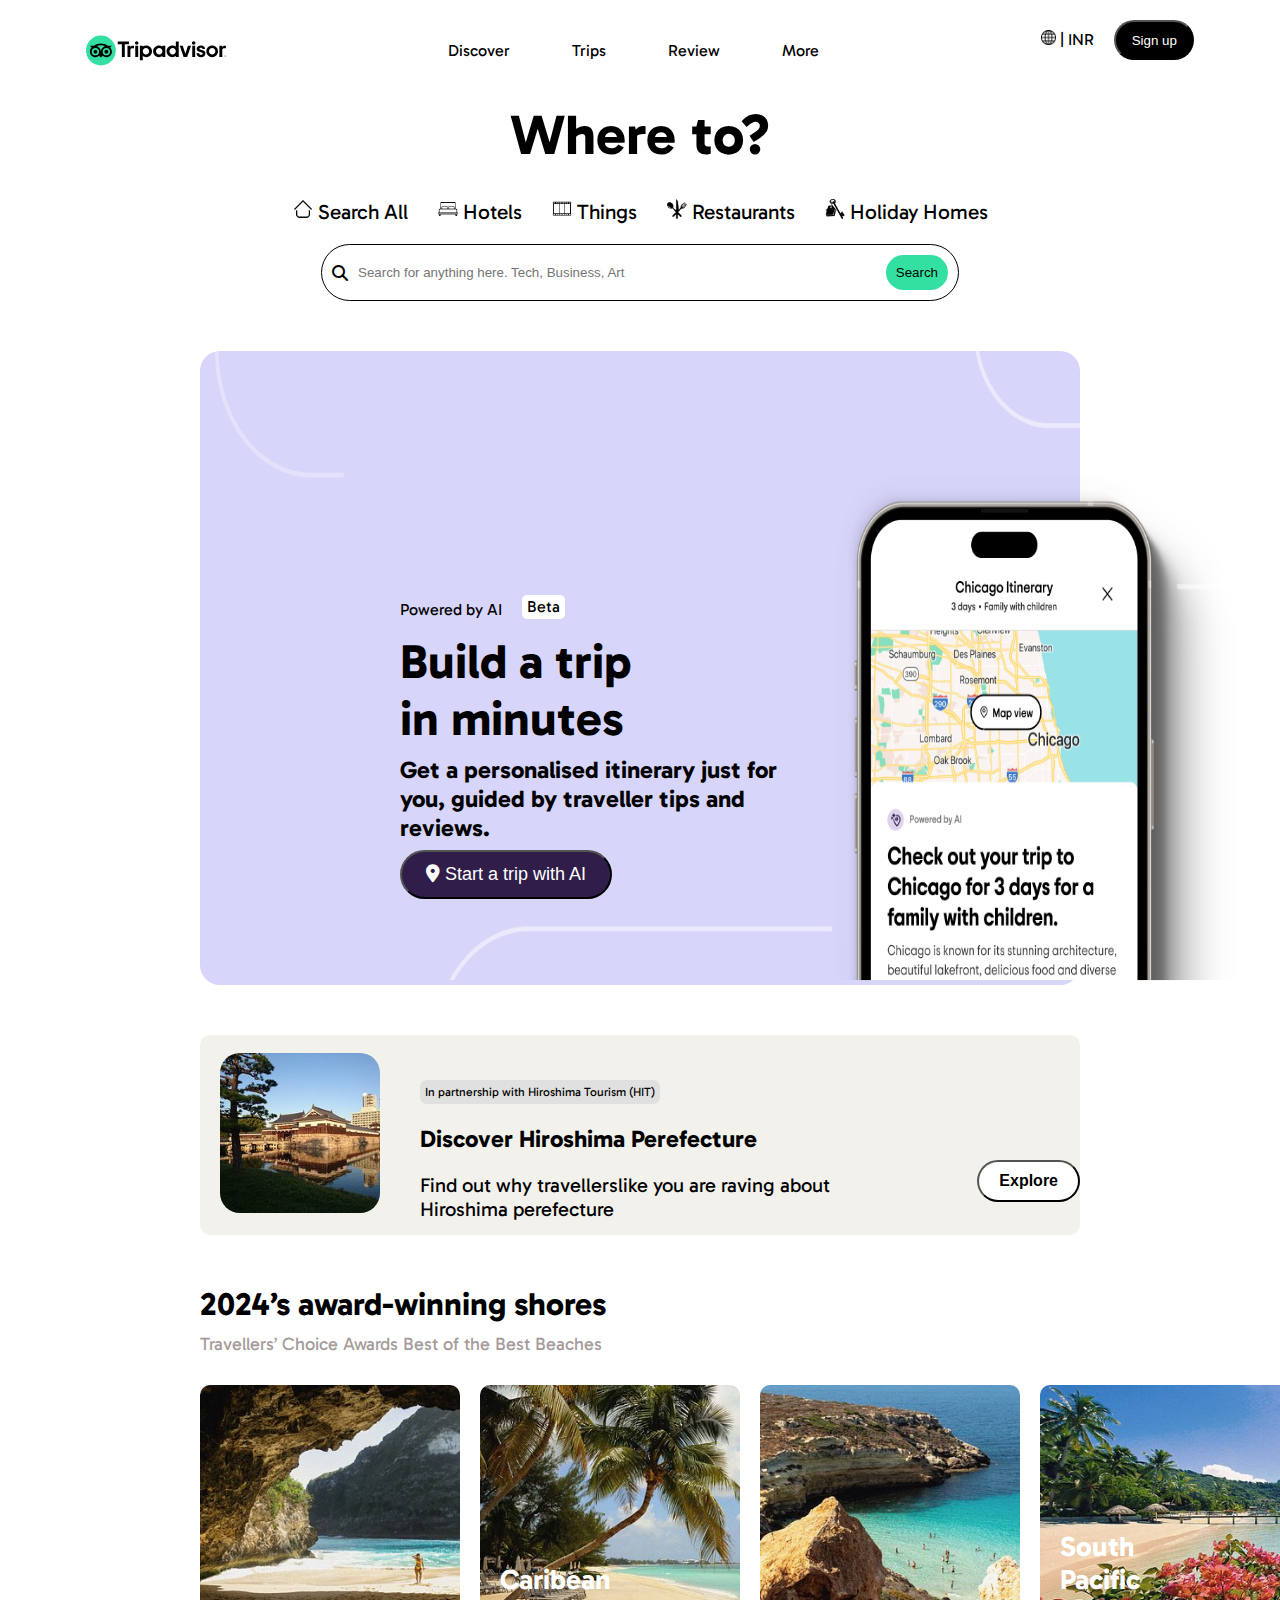
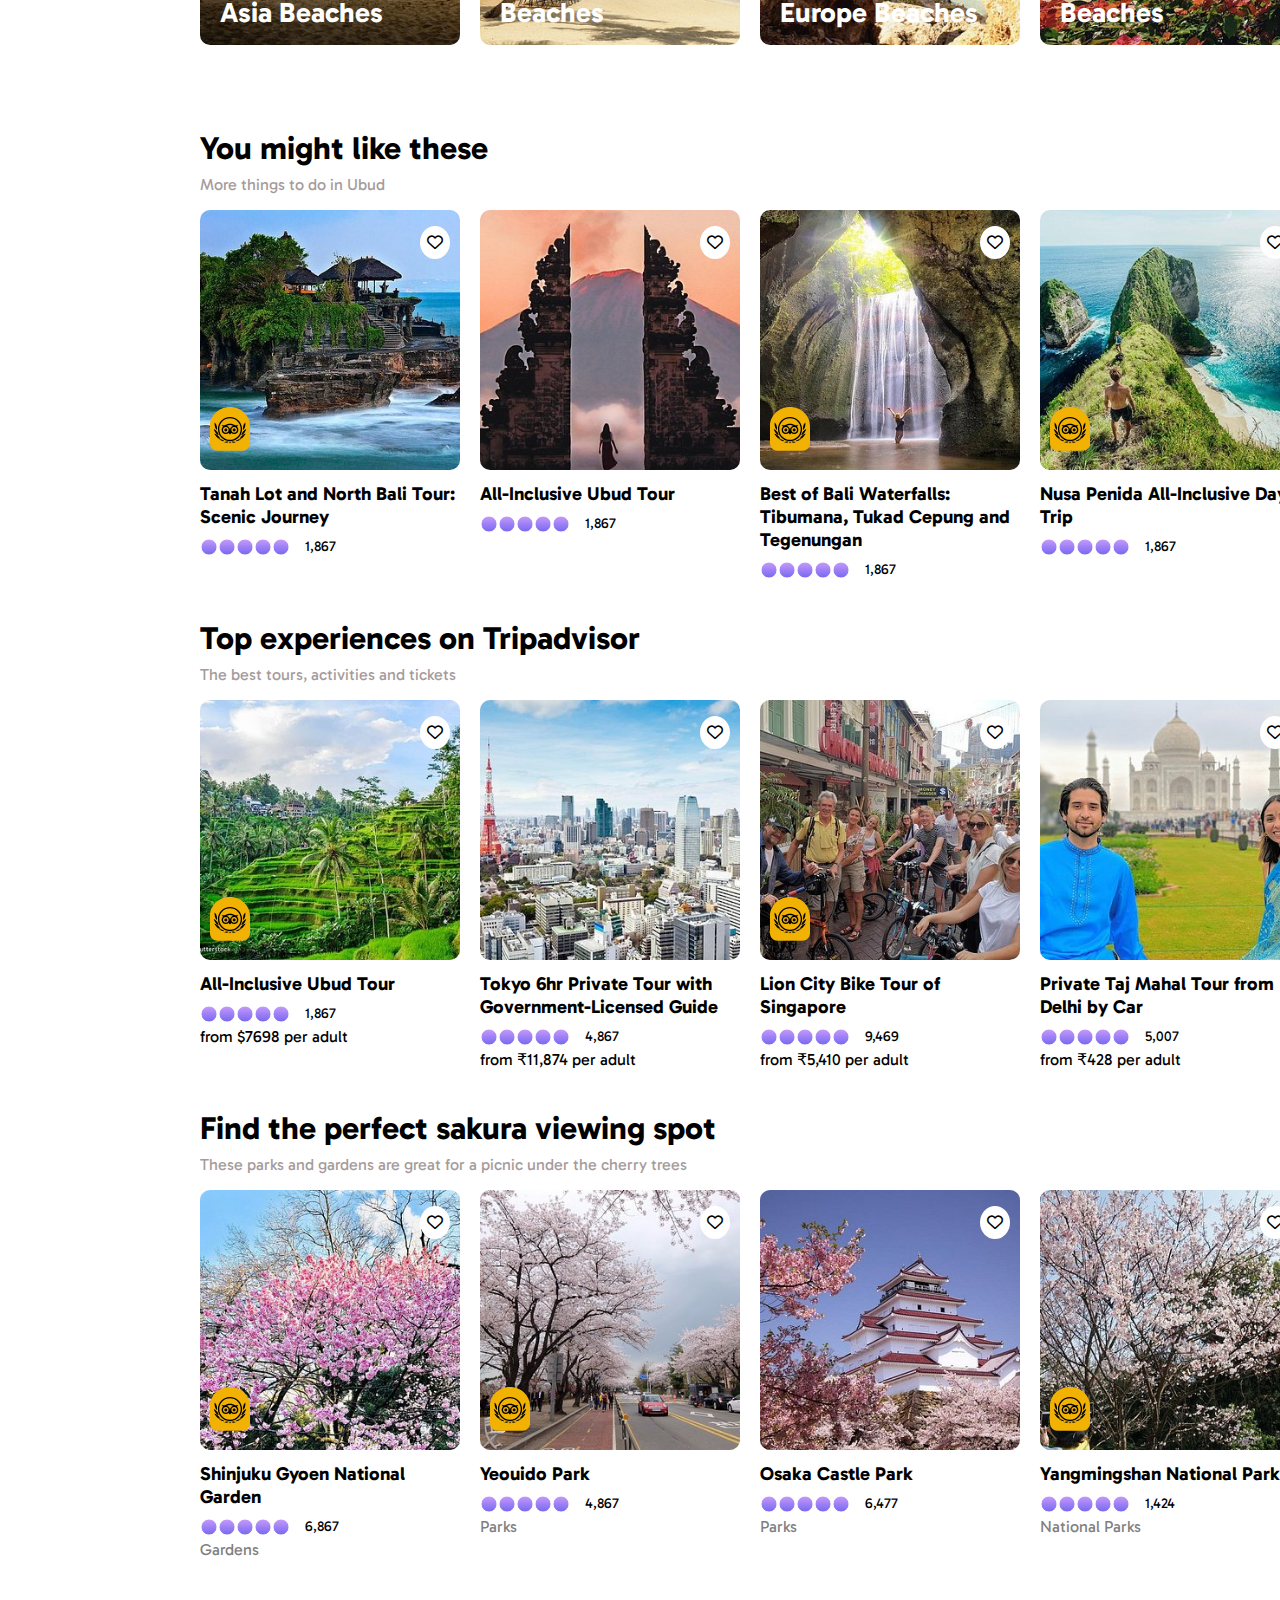
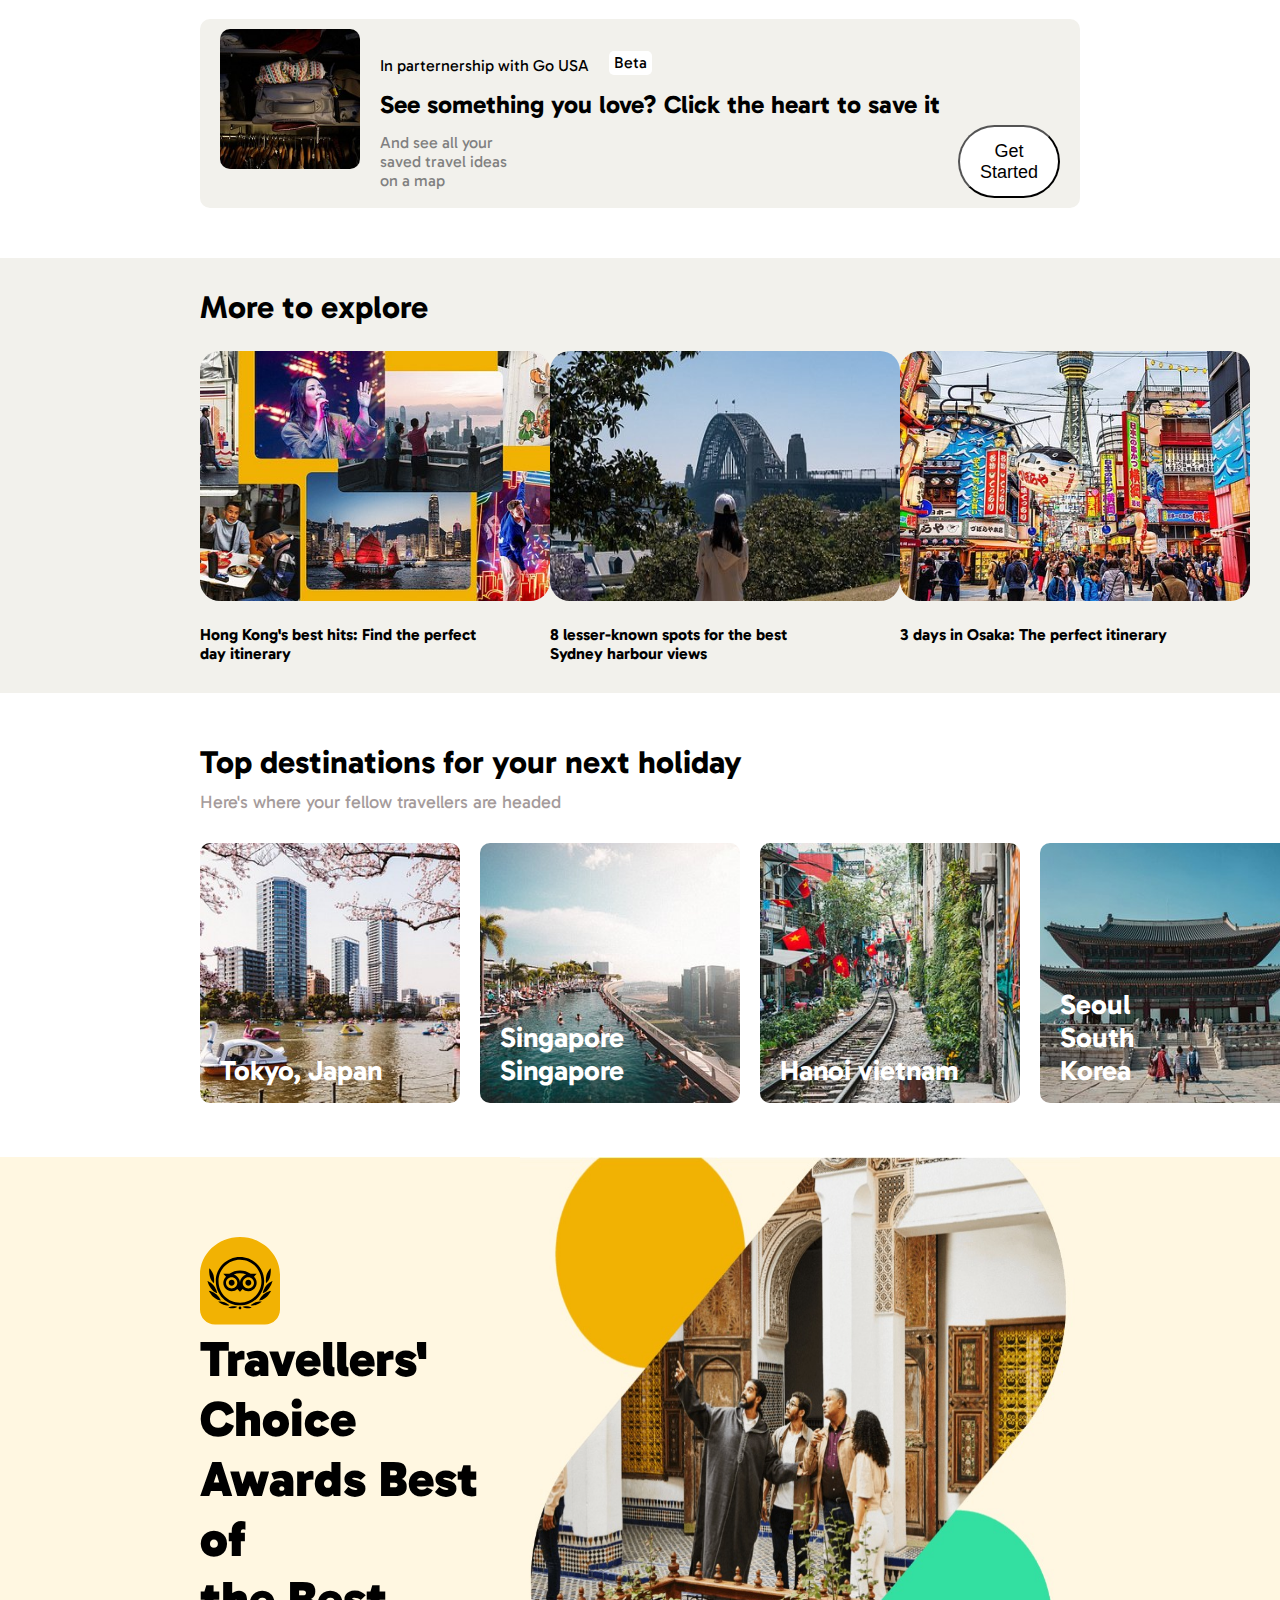
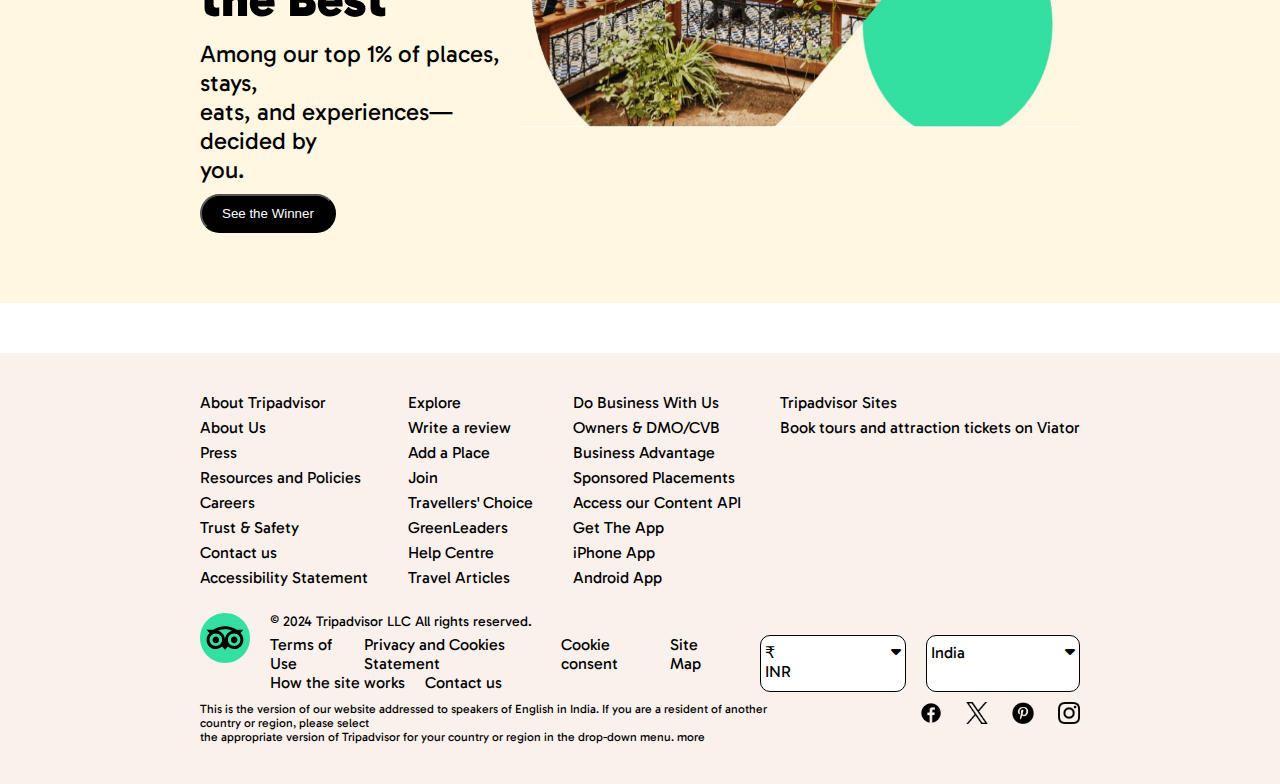
<file: index.html>
<!DOCTYPE html>
<html lang="en">
  <head>
    <meta charset="UTF-8" />
    <meta name="viewport" content="width=device-width, initial-scale=1.0" />
    <title>tripadvisor</title>
    <link
      rel="stylesheet"
      href="https://cdnjs.cloudflare.com/ajax/libs/font-awesome/6.5.1/css/all.min.css"
    />
    <link rel="stylesheet" href="./style.css" />
  </head>
  <body>
    <!--header-->
    <header class="header">
      <img src="./assets/logo.svg" alt="Logo" class="logo" />
      <div class="header__content">
        <p class="cursor header__content-p">Discover</p>
        <p class="cursor header__content-p">Trips</p>
        <p class="cursor header__content-p">Review</p>
        <p class="cursor header__content-p">More</p>
      </div>
      <div class="header__content2 cursor">
        <p>
          <img src="./assets/internet.png" alt="internet" id="internet" /> | INR
        </p>
        <button class="cursor">Sign up</button>
      </div>
    </header>
    <!--where to sections-->
    <section class="main overall">
      <h1 class="main__content">Where to?</h1>
      <div class="main__content2 cursor">
        <p class="hovergray2">
          <img src="./assets/home.png" alt="home" /> Search All
        </p>
        <p class="hovergray2">
          <img src="./assets/bed.png" alt="bed" /> Hotels
        </p>
        <p class="hovergray2">
          <img src="./assets/roll-film.png" alt="things" /> Things
        </p>
        <p class="hovergray2">
          <img
            src="./assets/cutlery-set-of-three-pieces.png"
            alt="knife&spoon"
          />
          Restaurants
        </p>
        <p class="hovergray2">
          <img src="./assets/keychain-with-key.png" alt="key" /> Holiday Homes
        </p>
      </div>
      <div class="top">
        <div class="navbar__s2">
          <i class="fa-solid fa-magnifying-glass"></i>
          <input
            type="text"
            name="search"
            id="search"
            placeholder="Search for anything here. Tech, Business, Art"
            class="cursor"
          />
          <button class="search cursor">Search</button>
        </div>
      </div>
    </section>

    <!--section img-->
    <section class="header-img overall">
      <div class="header-img__div">
        <img
          src="./assets/header-img/home-gai-entry-dv (1).png"
          class="img"
          alt="home"
        />
      </div>

      <div class="section-img-container">
        <div class="section-img-container__content1">
          <p class="section-img-container__content1-sectionimgp">
            Powered by AI
          </p>
          <p class="section-img-container__content1-sectionimgbtn">Beta</p>
        </div>
        <div class="section-img-container__content2">
          <h1>Build a trip <br />in minutes</h1>
          <p>
            <strong
              >Get a personalised itinerary just for <br />you, guided by
              traveller tips and <br />reviews.</strong
            >
          </p>
          <button class="hoverpurple cursor">
            <i class="fa-solid fa-location-dot"></i> Start a trip with AI
          </button>
        </div>
      </div>
    </section>

    <!--section 2 banner-->
    <section class="discover-banner overall">
      <div class="discover-banner-container1 cursor">
        <div class="discover-banner-container__content1">
          <img src="./assets/banner1/dsc-0685-largejpg.jpg" alt="banner1" />
        </div>
        <div class="banner-container__content2">
          <p class="banner-container__content2-box">
            In partnership with Hiroshima Tourism (HIT)
          </p>
          <p class="banner-container__content2-para1">
            <strong>Discover Hiroshima Perefecture</strong>
          </p>
          <p class="banner-container__content2-para2">
            Find out why travellerslike you are raving about Hiroshima
            perefecture
          </p>
        </div>
      </div>
      <div class="discover-banner-container2">
        <button class="hoverblack cursor"><strong>Explore</strong></button>
      </div>
    </section>

    <!--section 3 award-->
    <section class="award overall">
      <div class="award-container cursor">
        <h1>2024’s award-winning shores</h1>
        <p>Travellers’ Choice Awards Best of the Best Beaches</p>
        <div class="award-container__img">
          <div class="award-container__img-msg">
            <img
              src="./assets/awardsection/caption.jpg"
              alt="img"
              class="hoverimg"
            />
            <h1 class="award-container__img-msg-1">Asia Beaches</h1>
          </div>

          <div class="award-container__img-msg">
            <img
              src="./assets/awardsection/caption2.jpg"
              alt="img2"
              class="hoverimg"
            />
            <h1 class="award-container__img-msg-1">Caribean <br />Beaches</h1>
          </div>
          <div class="award-container__img-msg">
            <img
              src="./assets/awardsection/caption3.jpg"
              alt="img3"
              class="hoverimg"
            />
            <h1 class="award-container__img-msg-1">Europe Beaches</h1>
          </div>
          <div class="award-container__img-msg">
            <img
              src="./assets/awardsection/caption4.jpg"
              alt="img"
              class="hoverimg"
            />
            <h1 class="award-container__img-msg-1">
              South Pacific <br />Beaches
            </h1>
          </div>
        </div>
      </div>
    </section>

    <!--section 4 you might like-->
    <section class="you-might overall">
      <h1 class="you-might__h1">You might like these</h1>
      <p class="you-might__p">More things to do in Ubud</p>
      <div class="you-might-container cursor">
        <div class="you-might__card">
          <img
            src="./assets/you might/caption1.jpg"
            class="you-might__card-img hoverimg"
            alt="img"
          />
          <div class="you-might__card-heart">
            <i class="fa-regular fa-heart"></i>
          </div>
          <div class="you-might__card-imglogo">
            <img
              src="./assets/top-destination/TC_badge_yellow.svg"
              alt="logo"
              class="imglogo"
            />
          </div>
          <h3>Tanah Lot and North Bali Tour: <br />Scenic Journey</h3>
          <div class="you-might__card-icon">
            <div class="you-might__card-iconpackage">
              <img src="./assets/you might/round.png" alt="icon" />
              <img src="./assets/you might/round.png" alt="icon" />
              <img src="./assets/you might/round.png" alt="icon" />
              <img src="./assets/you might/round.png" alt="icon" />
              <img src="./assets/you might/round.png" alt="icon" />
            </div>
            <p>1,867</p>
          </div>
        </div>

        <div class="you-might__card">
          <img
            src="./assets/you might/caption.jpg"
            class="you-might__card-img hoverimg"
            alt="img"
          />
          <div class="you-might__card-heart">
            <i class="fa-regular fa-heart"></i>
          </div>
          <h3>All-Inclusive Ubud Tour</h3>
          <div class="you-might__card-icon">
            <div class="you-might__card-iconpackage">
              <img src="./assets/you might/round.png" alt="icon" />
              <img src="./assets/you might/round.png" alt="icon" />
              <img src="./assets/you might/round.png" alt="icon" />
              <img src="./assets/you might/round.png" alt="icon" />
              <img src="./assets/you might/round.png" alt="icon" />
            </div>
            <p>1,867</p>
          </div>
        </div>

        <div class="you-might__card">
          <img
            src="./assets/you might/caption2.jpg"
            class="you-might__card-img hoverimg"
            alt="img"
          />
          <div class="you-might__card-heart">
            <i class="fa-regular fa-heart"></i>
          </div>
          <div class="you-might__card-imglogo">
            <img
              src="./assets/top-destination/TC_badge_yellow.svg"
              alt="logo"
              class="imglogo"
            />
          </div>
          <h3>
            Best of Bali Waterfalls: <br />Tibumana, Tukad Cepung and
            <br />Tegenungan
          </h3>
          <div class="you-might__card-icon">
            <div class="you-might__card-iconpackage">
              <img src="./assets/you might/round.png" alt="icon" />
              <img src="./assets/you might/round.png" alt="icon" />
              <img src="./assets/you might/round.png" alt="icon" />
              <img src="./assets/you might/round.png" alt="icon" />
              <img src="./assets/you might/round.png" alt="icon" />
            </div>
            <p>1,867</p>
          </div>
        </div>

        <div class="you-might__card">
          <img
            src="./assets/you might/caption3.jpg"
            class="you-might__card-img hoverimg"
            alt="img"
          />
          <div class="you-might__card-heart">
            <i class="fa-regular fa-heart"></i>
          </div>
          <div class="you-might__card-imglogo">
            <img
              src="./assets/top-destination/TC_badge_yellow.svg"
              alt="logo"
              class="imglogo"
            />
          </div>
          <h3>Nusa Penida All-Inclusive Day <br />Trip</h3>
          <div class="you-might__card-icon">
            <div class="you-might__card-iconpackage">
              <img src="./assets/you might/round.png" alt="icon" />
              <img src="./assets/you might/round.png" alt="icon" />
              <img src="./assets/you might/round.png" alt="icon" />
              <img src="./assets/you might/round.png" alt="icon" />
              <img src="./assets/you might/round.png" alt="icon" />
            </div>
            <p>1,867</p>
          </div>
        </div>
      </div>
    </section>

    <!--section 5 top experience-->
    <section class="you-might overall">
      <h1 class="you-might__h1">Top experiences on Tripadvisor</h1>
      <p class="you-might__p">The best tours, activities and tickets</p>
      <div class="you-might-container cursor">
        <div class="you-might__card">
          <img
            src="./assets/top-experience/caption1.jpg"
            class="you-might__card-img hoverimg"
            alt="img"
          />
          <div class="you-might__card-heart">
            <i class="fa-regular fa-heart"></i>
          </div>
          <div class="you-might__card-imglogo">
            <img
              src="./assets/top-destination/TC_badge_yellow.svg"
              alt="logo"
              class="imglogo"
            />
          </div>
          <h3>All-Inclusive Ubud Tour</h3>
          <div class="you-might__card-icon">
            <div class="you-might__card-iconpackage">
              <img src="./assets/you might/round.png" alt="icon" />
              <img src="./assets/you might/round.png" alt="icon" />
              <img src="./assets/you might/round.png" alt="icon" />
              <img src="./assets/you might/round.png" alt="icon" />
              <img src="./assets/you might/round.png" alt="icon" />
            </div>
            <p>1,867</p>
          </div>
          <p style="padding-top: 4px">from $7698 per adult</p>
        </div>

        <div class="you-might__card">
          <img
            src="./assets/top-experience/caption.jpg"
            class="you-might__card-img hoverimg"
            alt="img"
          />
          <div class="you-might__card-heart">
            <i class="fa-regular fa-heart"></i>
          </div>
          <h3>Tokyo 6hr Private Tour with <br />Government-Licensed Guide</h3>
          <div class="you-might__card-icon">
            <div class="you-might__card-iconpackage">
              <img src="./assets/you might/round.png" alt="icon" />
              <img src="./assets/you might/round.png" alt="icon" />
              <img src="./assets/you might/round.png" alt="icon" />
              <img src="./assets/you might/round.png" alt="icon" />
              <img src="./assets/you might/round.png" alt="icon" />
            </div>
            <p>4,867</p>
          </div>
          <p style="padding-top: 4px">from ₹11,874 per adult</p>
        </div>

        <div class="you-might__card">
          <img
            src="./assets/top-experience/caption2.jpg"
            class="you-might__card-img hoverimg"
            alt="img"
          />
          <div class="you-might__card-heart">
            <i class="fa-regular fa-heart"></i>
          </div>
          <div class="you-might__card-imglogo">
            <img
              src="./assets/top-destination/TC_badge_yellow.svg"
              alt="logo"
              class="imglogo"
            />
          </div>
          <h3>Lion City Bike Tour of Singapore</h3>
          <div class="you-might__card-icon">
            <div class="you-might__card-iconpackage">
              <img src="./assets/you might/round.png" alt="icon" />
              <img src="./assets/you might/round.png" alt="icon" />
              <img src="./assets/you might/round.png" alt="icon" />
              <img src="./assets/you might/round.png" alt="icon" />
              <img src="./assets/you might/round.png" alt="icon" />
            </div>
            <p>9,469</p>
          </div>
          <p style="padding-top: 4px">from ₹5,410 per adult</p>
        </div>

        <div class="you-might__card">
          <img
            src="./assets/top-experience/caption3.jpg"
            class="you-might__card-img hoverimg"
            alt="img"
          />
          <div class="you-might__card-heart">
            <i class="fa-regular fa-heart"></i>
          </div>
          <h3>Private Taj Mahal Tour from Delhi by Car</h3>
          <div class="you-might__card-icon">
            <div class="you-might__card-iconpackage">
              <img src="./assets/you might/round.png" alt="icon" />
              <img src="./assets/you might/round.png" alt="icon" />
              <img src="./assets/you might/round.png" alt="icon" />
              <img src="./assets/you might/round.png" alt="icon" />
              <img src="./assets/you might/round.png" alt="icon" />
            </div>
            <p>5,007</p>
          </div>
          <p style="padding-top: 4px">from ₹428 per adult</p>
        </div>
      </div>
    </section>

    <!--section 6 perfect sakura-->
    <section class="you-might overall">
      <h1 class="you-might__h1">Find the perfect sakura viewing spot</h1>
      <p class="you-might__p">
        These parks and gardens are great for a picnic under the cherry trees
      </p>
      <div class="you-might-container cursor">
        <div class="you-might__card">
          <img
            src="./assets/perfect sakura/caption (1).jpg"
            class="you-might__card-img hoverimg"
            alt="img"
          />
          <div class="you-might__card-heart">
            <i class="fa-regular fa-heart"></i>
          </div>
          <div class="you-might__card-imglogo">
            <img
              src="./assets/top-destination/TC_badge_yellow.svg"
              alt="logo"
              class="imglogo"
            />
          </div>
          <h3>Shinjuku Gyoen National Garden</h3>
          <div class="you-might__card-icon">
            <div class="you-might__card-iconpackage">
              <img src="./assets/you might/round.png" alt="icon" />
              <img src="./assets/you might/round.png" alt="icon" />
              <img src="./assets/you might/round.png" alt="icon" />
              <img src="./assets/you might/round.png" alt="icon" />
              <img src="./assets/you might/round.png" alt="icon" />
            </div>
            <p>6,867</p>
          </div>
          <p style="padding-top: 4px; color: gray">Gardens</p>
        </div>

        <div class="you-might__card">
          <img
            src="./assets/perfect sakura/park.jpg"
            class="you-might__card-img hoverimg"
            alt="img"
          />
          <div class="you-might__card-heart">
            <i class="fa-regular fa-heart"></i>
          </div>
          <div class="you-might__card-imglogo">
            <img
              src="./assets/top-destination/TC_badge_yellow.svg"
              alt="logo"
              class="imglogo"
            />
          </div>
          <h3>Yeouido Park</h3>
          <div class="you-might__card-icon">
            <div class="you-might__card-iconpackage">
              <img src="./assets/you might/round.png" alt="icon" />
              <img src="./assets/you might/round.png" alt="icon" />
              <img src="./assets/you might/round.png" alt="icon" />
              <img src="./assets/you might/round.png" alt="icon" />
              <img src="./assets/you might/round.png" alt="icon" />
            </div>
            <p>4,867</p>
          </div>
          <p style="padding-top: 4px; color: gray">Parks</p>
        </div>

        <div class="you-might__card">
          <img
            src="./assets/perfect sakura/caption.jpg"
            class="you-might__card-img hoverimg"
            alt="img"
          />
          <div class="you-might__card-heart">
            <i class="fa-regular fa-heart"></i>
          </div>
          <h3>Osaka Castle Park</h3>
          <div class="you-might__card-icon">
            <div class="you-might__card-iconpackage">
              <img src="./assets/you might/round.png" alt="icon" />
              <img src="./assets/you might/round.png" alt="icon" />
              <img src="./assets/you might/round.png" alt="icon" />
              <img src="./assets/you might/round.png" alt="icon" />
              <img src="./assets/you might/round.png" alt="icon" />
            </div>
            <p>6,477</p>
          </div>
          <p style="padding-top: 4px; color: gray">Parks</p>
        </div>

        <div class="you-might__card">
          <img
            src="./assets/perfect sakura/caption (2).jpg"
            class="you-might__card-img hoverimg"
            alt="img"
          />
          <div class="you-might__card-heart">
            <i class="fa-regular fa-heart"></i>
          </div>
          <div class="you-might__card-imglogo">
            <img
              src="./assets/top-destination/TC_badge_yellow.svg"
              alt="logo"
              class="imglogo"
            />
          </div>
          <h3>Yangmingshan National Park</h3>
          <div class="you-might__card-icon">
            <div class="you-might__card-iconpackage">
              <img src="./assets/you might/round.png" alt="icon" />
              <img src="./assets/you might/round.png" alt="icon" />
              <img src="./assets/you might/round.png" alt="icon" />
              <img src="./assets/you might/round.png" alt="icon" />
              <img src="./assets/you might/round.png" alt="icon" />
            </div>
            <p>1,424</p>
          </div>
          <p style="padding-top: 4px; color: gray">National Parks</p>
        </div>
      </div>
    </section>

    <!--section 7 banner-->
    <!--section img-->
    <section class="banner-img overall cursor">
      <div class="banner-img__div">
        <img
          src="./assets/perfect sakura/caption4.jpg"
          class="img"
          alt="home"
        />
      </div>

      <div class="banner-img-container">
        <div class="banner-img-container__content1">
          <p class="banner-img-container__content1-sectionimgp">
            In parternership with Go USA
          </p>
          <p class="banner-img-container__content1-sectionimgbtn">Beta</p>
        </div>
        <div class="banner-img-container__content2">
          <div>
            <h1>See something you love? Click the heart to save it</h1>
          </div>
          <div class="banner-img-container__content2-btn">
            <p>And see all your saved travel ideas on a map</p>
            <button class="hoverblack">Get Started</button>
          </div>
        </div>
      </div>
    </section>

    <!--section 8 more to explore-->
    <section class="explore-more">
      <div class="explore-more__container overall">
        <h1>More to explore</h1>
        <div class="explore-more__container-img cursor">
          <div class="explore-more__container-img-content">
            <img
              src="./assets/more to explore/img1.jpg"
              alt="img"
              class="hoverimg"
            />

            <p>
              <strong
                >Hong Kong's best hits: Find the perfect <br />day
                itinerary</strong
              >
            </p>
          </div>

          <div class="explore-more__container-img-content">
            <img
              src="./assets/more to explore/img2.jpg"
              alt="img"
              class="hoverimg"
            />
            <p>
              <strong
                >8 lesser-known spots for the best <br />Sydney harbour
                views</strong
              >
            </p>
          </div>

          <div class="explore-more__container-img-content">
            <img
              src="./assets/more to explore/img3.jpg"
              alt="img"
              class="hoverimg"
            />
            <p>
              <strong>3 days in Osaka: The perfect itinerary</strong>
            </p>
          </div>
        </div>
      </div>
    </section>

    <!--section 9 top destination-->
    <section class="award overall">
      <div class="award-container">
        <h1>Top destinations for your next holiday</h1>
        <p>Here's where your fellow travellers are headed</p>
        <div class="award-container__img cursor">
          <div class="award-container__img-msg">
            <img
              src="./assets/top-destination/caption.jpg"
              alt="img"
              class="hoverimg"
            />
            <h1 class="award-container__img-msg-1">Tokyo, Japan</h1>
          </div>
          <div class="award-container__img-msg">
            <img
              src="./assets/top-destination/caption (1).jpg"
              alt="img2"
              class="hoverimg"
            />
            <h1 class="award-container__img-msg-1">
              Singapore <br />Singapore
            </h1>
          </div>
          <div class="award-container__img-msg">
            <img
              src="./assets/top-destination/caption (2).jpg"
              alt="img3"
              class="hoverimg"
            />
            <h1 class="award-container__img-msg-1">Hanoi vietnam</h1>
          </div>
          <div class="award-container__img-msg">
            <img
              src="./assets/top-destination/caption (3).jpg"
              alt="img"
              class="hoverimg"
            />
            <h1 class="award-container__img-msg-1">Seoul South <br />Korea</h1>
          </div>
        </div>
      </div>
    </section>

    <!--section 10 see the winner banner-->
    <section class="banner-win">
      <div class="banner-win-container overall">
        <div class="banner-win-container__content">
          <img src="./assets/top-destination/TC_badge_yellow.svg" alt="logo" />
          <h1>
            <strong
              >Travellers' Choice <br />Awards Best of <br />the Best</strong
            >
          </h1>
          <h2>
            Among our top 1% of places, stays, <br />eats, and
            experiences—decided by <br />you.
          </h2>
          <button>See the Winner</button>
        </div>
        <div class="banner-win-container__img">
          <img src="./assets/top-destination/banner.jpeg" alt="banner" />
        </div>
      </div>
    </section>

    <!--section 11 footer-->
    <section class="footer">
      <div class="footer-cls cursor">
        <div class="footer-container overall">
          <div class="footer-container__flex1">
            <div class="footer-container__content1">
              <p>About Tripadvisor</p>
              <p>About Us</p>
              <p>Press</p>
              <p>Resources and Policies</p>
              <p>Careers</p>
              <p>Trust & Safety</p>
              <p>Contact us</p>
              <p>Accessibility Statement</p>
            </div>

            <div class="footer-container__content2">
              <p>Explore</p>
              <p>Write a review</p>
              <p>Add a Place</p>
              <p>Join</p>
              <p>Travellers' Choice</p>
              <p>GreenLeaders</p>
              <p>Help Centre</p>
              <p>Travel Articles</p>
            </div>

            <div class="footer-container__content2">
              <p>Do Business With Us</p>
              <p>Owners & DMO/CVB</p>
              <p>Business Advantage</p>
              <p>Sponsored Placements</p>
              <p>Access our Content API</p>
              <p>Get The App</p>
              <p>iPhone App</p>
              <p>Android App</p>
            </div>
          </div>
          <div class="footer-container__flex2">
            <p>Tripadvisor Sites</p>
            <p>Book tours and attraction tickets on Viator</p>
          </div>
        </div>

        <!--footer 2-->
        <div class="footer2 overall">
          <div class="footer2-container">
            <div class="footer2-content">
              <img
                src="./assets/top-destination/Tripadvisor_logoset_solid_green.svg"
                alt="logo"
              />

              <div class="footer2-content1">
                <p class="footer2-content1__p">
                  &copy; 2024 Tripadvisor LLC All rights reserved.
                </p>
                <div class="overall-flex">
                  <div class="footer2-content__flex1">
                    <div class="footer2-content__flex1-content">
                      <p>Terms of Use</p>
                      <p>Privacy and Cookies Statement</p>
                      <p>Cookie consent</p>
                      <p>Site Map</p>
                    </div>
                    <div class="footer2-content__flex1-content2">
                      <p>How the site works</p>
                      <p>Contact us</p>
                    </div>
                  </div>
                  <div class="footer2-content__flex2">
                    <div class="footer2-content__flex2-btn1 hovergray">
                      <p>₹ INR</p>
                      <i class="fa-solid fa-caret-down"></i>
                    </div>
                    <div class="footer2-content__flex2-btn2 hovergray">
                      <p>India</p>
                      <i class="fa-solid fa-caret-down"></i>
                    </div>
                  </div>
                </div>
              </div>
            </div>
          </div>
        </div>

        <!--footer 3-->
        <div class="footer3 overall">
          <div class="footer3__content">
            <p>
              This is the version of our website addressed to speakers of
              English in India. If you are a resident of another country or
              region, please select <br />the appropriate version of Tripadvisor
              for your country or region in the drop-down menu. more
            </p>
            <div class="footer3__icon">
              <img src="./assets/footer icon/facebook.png" alt="facebook" />
              <img src="./assets/footer icon/twitter.png" alt="twitter" />
              <img src="./assets/footer icon/pinterest.png" alt="pinterest" />
              <img src="./assets/footer icon/instagram.png" alt="instagram" />
            </div>
          </div>
        </div>
      </div>
    </section>
  </body>
</html>
</file>
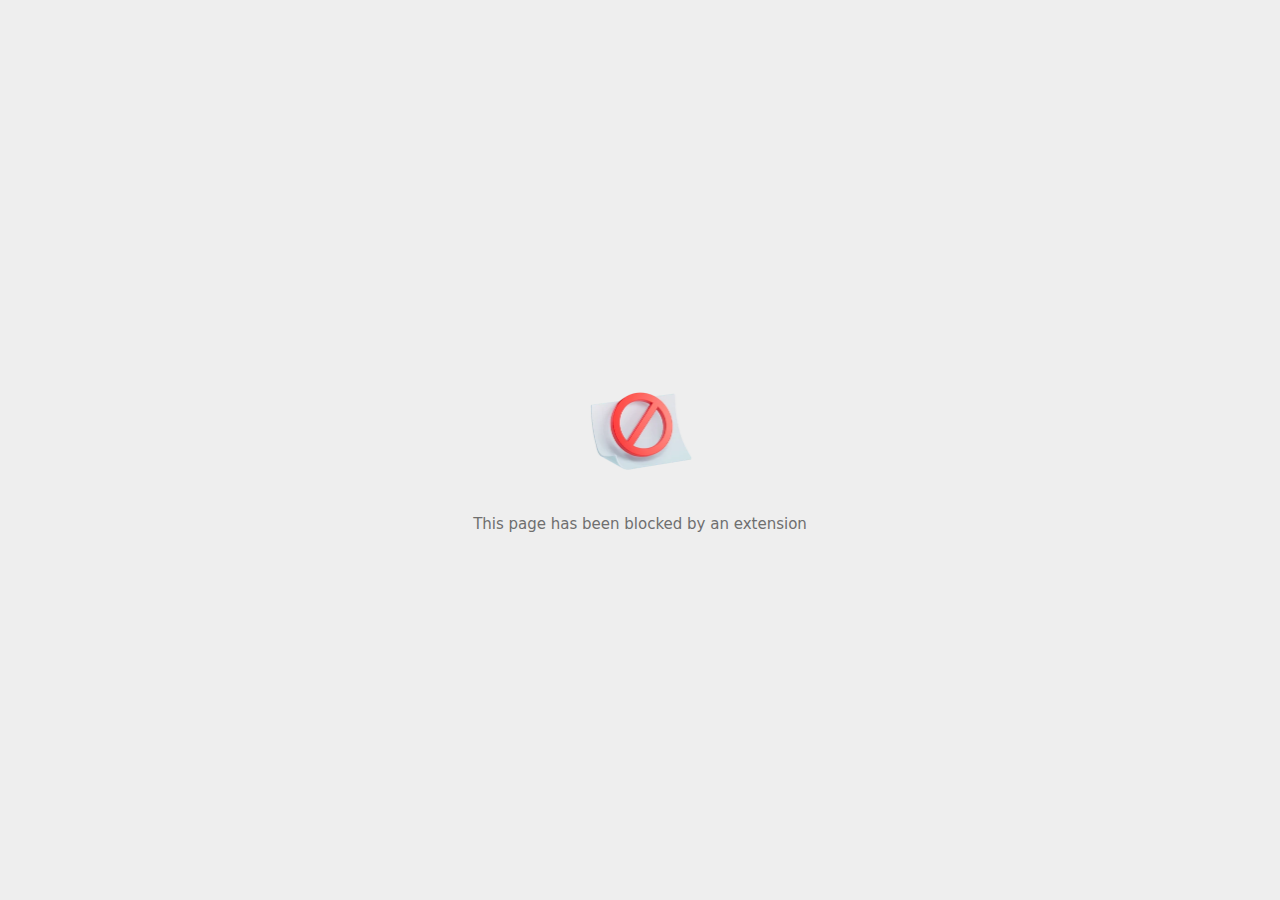
<file: assets/top-destination/winnerbanner_files/activityi.html>
<!DOCTYPE html>
<!-- saved from url=(0029)chrome-error://chromewebdata/ -->
<html dir="ltr" lang="en" subframe=""><head><meta http-equiv="Content-Type" content="text/html; charset=UTF-8">
  
  <meta name="theme-color" content="#fff">
  <meta name="viewport" content="width=device-width, initial-scale=1.0,
                                 maximum-scale=1.0, user-scalable=no">
  <title>6498008.fls.doubleclick.net</title>
  <style>/* Copyright 2017 The Chromium Authors
 * Use of this source code is governed by a BSD-style license that can be
 * found in the LICENSE file. */

a {
  color: var(--link-color);
}

body {
  --background-color: #fff;
  --error-code-color: var(--google-gray-700);
  --google-blue-100: rgb(210, 227, 252);
  --google-blue-300: rgb(138, 180, 248);
  --google-blue-600: rgb(26, 115, 232);
  --google-blue-700: rgb(25, 103, 210);
  --google-gray-100: rgb(241, 243, 244);
  --google-gray-300: rgb(218, 220, 224);
  --google-gray-500: rgb(154, 160, 166);
  --google-gray-50: rgb(248, 249, 250);
  --google-gray-600: rgb(128, 134, 139);
  --google-gray-700: rgb(95, 99, 104);
  --google-gray-800: rgb(60, 64, 67);
  --google-gray-900: rgb(32, 33, 36);
  --heading-color: var(--google-gray-900);
  --link-color: rgb(88, 88, 88);
  --popup-container-background-color: rgba(0,0,0,.65);
  --primary-button-fill-color-active: var(--google-blue-700);
  --primary-button-fill-color: var(--google-blue-600);
  --primary-button-text-color: #fff;
  --quiet-background-color: rgb(247, 247, 247);
  --secondary-button-border-color: var(--google-gray-500);
  --secondary-button-fill-color: #fff;
  --secondary-button-hover-border-color: var(--google-gray-600);
  --secondary-button-hover-fill-color: var(--google-gray-50);
  --secondary-button-text-color: var(--google-gray-700);
  --small-link-color: var(--google-gray-700);
  --text-color: var(--google-gray-700);
  --edge-background: var(--edge-grey-background);
  --edge-black: #101010;
  --edge-focus-color: #838383;
  --edge-blue-hover: #0078D4;
  --edge-blue-pressed: #1081D7;
  --edge-blue-rest: #0070C6;
  --edge-blue-selected: #004274;
  --edge-border-hover:#949494;
  --edge-border-pressed: #ADADAD;
  --edge-border-rest: #C5C5C5;
  --edge-grey-background: #F6F6F6;
  --edge-grey-selected: #C6C6C6;
  --edge-light-grey-hover: #F3F3F3;
  --edge-light-grey-pressed: #F7F7F7;
  --edge-light-grey-rest: #EFEFEF;
  --edge-primary-text-color: var(--edge-black);
  --edge-secondary-text-color: var(--edge-text-grey-rest);
  --edge-text-blue-hover: #0070C6;
  --edge-text-blue-rest: #0061AB;
  --edge-text-blue-pressed: #1081D7;
  --edge-text-grey-rest: #6F6F6F;
  --edge-white: #FFFFFF;
  --edge-primary-button-focus-shadow: 0 0 0 2px inset #F2F8FD;
  --edge-focus-outline: 2px solid var(--edge-focus-color);
  background: var(--edge-background);
  color: var(--edge-primary-text-color);
  word-wrap: break-word;
}

.nav-wrapper .secondary-button {
  background: var(--secondary-button-fill-color);
  border: 1px solid var(--secondary-button-border-color);
  color: var(--secondary-button-text-color);
  float: none;
  margin: 0;
  padding: 8px 16px;
}

.hidden {
  display: none;
}

html {
  -webkit-text-size-adjust: 100%;
  font-size: 125%;
}

.icon {
  background-repeat: no-repeat;
  background-size: 100%;
}

@media (prefers-color-scheme: dark) {
  body {
    --background-color: var(--google-gray-900);
    --error-code-color: var(--google-gray-500);
    --heading-color: var(--google-gray-500);
    --link-color: var(--google-blue-300);
    --primary-button-fill-color-active: rgb(129, 162, 208);
    --primary-button-fill-color: var(--google-blue-300);
    --primary-button-text-color: var(--google-gray-900);
    --quiet-background-color: var(--background-color);
    --secondary-button-border-color: var(--google-gray-700);
    --secondary-button-fill-color: var(--google-gray-900);
    --secondary-button-hover-fill-color: rgb(48, 51, 57);
    --secondary-button-text-color: var(--google-blue-300);
    --small-link-color: var(--google-blue-300);
    --text-color: var(--google-gray-500);
    --edge-black: #FFFFFF;
    --edge-focus-color: #888;
    --edge-blue-hover: #0070C6;
    --edge-blue-pressed: #0069B9;
    --edge-blue-rest: #0078D4;
    --edge-blue-selected: #63ACE5;
    --edge-border-hover:#909090;
    --edge-border-pressed: #787878;
    --edge-border-rest: #575757;
    --edge-grey-background: #2D2D2D;
    --edge-grey-selected: #676767;
    --edge-light-grey-hover: #424242;
    --edge-light-grey-pressed: #3E3E3E;
    --edge-light-grey-rest: #464646;
    --edge-text-blue-hover: #429BDF;
    --edge-text-blue-rest: #63ACE5;
    --edge-text-blue-pressed: #2189DA;
    --edge-text-grey-rest: #949494;
    --edge-white: #1D1D1D;
    --edge-primary-button-focus-shadow: 0 0 0 2px inset #F2F8FD;
  }
}
</style>
  <style>/* Copyright 2014 The Chromium Authors
   Copyright (C) Microsoft Corporation. All rights reserved.
   Use of this source code is governed by a BSD-style license that can be
   found in the LICENSE file. */

button {
  border: 0;
  border-radius: 2px;
  box-sizing: border-box;
  color: var(--primary-button-text-color);
  cursor: pointer;
  float: right;
  font-size: .875em;
  margin: 0;
  padding: 8px 16px;
  transition: box-shadow 150ms cubic-bezier(0.4, 0, 0.2, 1);
  user-select: none;
}

[dir='rtl'] button {
  float: left;
}

.bad-clock button,
.captive-portal button,
.https-only button,
.insecure-form button,
.lookalike-url button,
.main-frame-blocked button,
.neterror button,
.pdf button,
.ssl button,
.enterprise-block button,
.enterprise-warn button,
.safe-browsing-billing button {
  background: var(--edge-blue-rest);
}

.bad-clock a,
.captive-portal a,
.ssl a {
  color: var(--edge-text-blue-rest);
  text-decoration: none;
  border-bottom: 1px solid currentColor;
}

@media (forced-colors: active) {
  .bad-clock a,
  .captive-portal a,
  .lookalike-url a,
  .ssl a {
    -ms-high-contrast-adjust: none;
    color: LinkText;
    border-bottom: 1px solid currentColor;
  }
  .bad-clock a:focus,
  .captive-portal a:focus,
  .lookalike-url a:focus,
  .ssl a:focus {
    outline: none;
    border-bottom: 2px solid LinkText;
  }
}


.bad-clock #primary-button,
.captive-portal #primary-button,
.lookalike-url #primary-button,
.ssl #primary-button {
  color: white;
  background-color: var(--edge-blue-rest);
  border: 2px solid var(--edge-blue-rest);
  font-family: system-ui, sans-serif;
  font-weight: 600;
  outline: none;
}

.bad-clock #primary-button:focus,
.captive-portal #primary-button:focus,
.lookalike-url #primary-button:focus,
.ssl #primary-button:focus {
  border-color: var(--edge-focus-color);
  box-shadow: var(--edge-primary-button-focus-shadow);
}

.bad-clock #primary-button:hover,
.captive-portal #primary-button:hover,
.lookalike-url #primary-button:hover,
.ssl #primary-button:hover {
  background-color: var(--edge-blue-hover);
  border-color: var(--edge-blue-hover);
}

.bad-clock #primary-button:active,
.captive-portal #primary-button:active,
.lookalike-url #primary-button:active,
.ssl #primary-button:active {
  background-color: var(--edge-blue-pressed);
  box-shadow: 0 1px 2px 0 rgba(60, 64, 67, .3),
      0 2px 6px 2px rgba(60, 64, 67, .15);
}

@media(forced-colors: active) {
  /* Accent button */
  .bad-clock #primary-button,
  .captive-portal #primary-button,
  .lookalike-url #primary-button,
  .ssl #primary-button {
    -ms-high-contrast-adjust: none;
    background-color: Highlight;
    color: HighlightText;
    border: 2px solid transparent;
  }
  .bad-clock #primary-button:focus,
  .captive-portal #primary-button:focus,
  .lookalike-url #primary-button:focus,
  .ssl #primary-button:focus {
    outline: 2px solid ButtonText;
    border-color: transparent;
    box-shadow: none;
  }
  .bad-clock #primary-button:hover,
  .captive-portal #primary-button:hover,
  .lookalike-url #primary-button:hover,
  .ssl #primary-button:hover {
    background-color: HighlightText;
    color: Highlight;
    border: 2px solid Highlight;
  }
}

.bad-clock #details-button,
.captive-portal #details-button,
.lookalike-url #proceed-button,
.ssl #details-button {
  color: var(--edge-primary-text-color);
  background-color: transparent;
  border-color: var(--edge-border-rest);
}

.bad-clock #details-button:focus,
.captive-portal #details-button:focus,
.lookalike-url #proceed-button:focus,
.ssl #details-button:focus {
  outline: var(--edge-focus-outline);
}

.bad-clock #details-button:active,
.captive-portal #details-button:active,
.lookalike-url #proceed-button:active,
.ssl #details-button:active {
  border-color: white;
  background: var(--edge-light-grey-pressed);
  box-shadow: 0 1px 2px 0 rgba(60, 64, 67, .3),
      0 2px 6px 2px rgba(60, 64, 67, .15);
}

.bad-clock #details-button:hover,
.captive-portal #details-button:hover,
.lookalike-url #proceed-button:hover,
.ssl #details-button:hover {
  background: var(--edge-light-grey-hover);
  border-color: var(--edge-border-hover);
  text-decoration: none;
}
@media(forced-colors: active) {
  /* Outline button */
  .bad-clock #details-button,
  .captive-portal #details-button,
  .lookalike-url #proceed-button,
  .ssl #details-button {
    -ms-high-contrast-adjust: none;
    background-color: ButtonFace;
    color: ButtonText;
    border: 1px solid ButtonText;
  }
  .bad-clock #details-button:focus,
  .captive-portal #details-button:focus,
  .lookalike-url #proceed-button:focus,
  .ssl #details-button:focus {
    outline: 2px solid ButtonText;
  }
  .bad-clock #details-button:hover,
  .captive-portal #details-button:hover,
  .lookalike-url #proceed-button:hover,
  .ssl #details-button:hover {
    background-color: Highlight;
    color: HighlightText;
  }
}

.bad-clock #main-message > p,
.captive-portal #main-message > p,
.lookalike-url #main-message > p,
.ssl #main-message > p {
  font-size: 14px;
  line-height: 20px;
  color: var(--edge-primary-text-color);
}

button:active {
  background: var(--primary-button-fill-color-active);
  outline: 0;
}

#debugging {
  display: inline;
  overflow: auto;
}

.debugging-content {
  line-height: 1em;
  margin-bottom: 0;
  margin-top: 1em;
}

.debugging-content-fixed-width {
  display: block;
  font-family: monospace;
  font-size: 1.2em;
  margin-top: 0.5em;
}

.debugging-title {
  font-weight: bold;
}

#details {
  margin: 0 0 50px;
}

#details p:not(:first-of-type) {
  margin-top: 20px;
}

.secondary-button:active {
  border-color: white;
  box-shadow: 0 1px 2px 0 rgba(60, 64, 67, .3),
      0 2px 6px 2px rgba(60, 64, 67, .15);
}

.secondary-button:hover {
  background: var(--secondary-button-hover-fill-color);
  border-color: var(--secondary-button-hover-border-color);
  text-decoration: none;
}

.error-code {
  color: var(--error-code-color);
  font-size: .8em;
  margin-top: 12px;
  text-transform: uppercase;
}

#error-debugging-info {
  font-size: 0.8em;
}

h1 {
  color: var(--edge-primary-text-color);
  font-size: 1.6em;
  font-weight: bold;
  line-height: 1.25em;
  margin-bottom: 16px;
}

h2 {
  font-size: 1.2em;
  font-weight: normal;
}

.icon {
  height: 72px;
  margin: 0 0 40px;
  width: 72px;
}

input[type=checkbox] {
  opacity: 0;
}

input[type=checkbox]:focus ~ .checkbox::after {
  outline: -webkit-focus-ring-color auto 5px;
}

.interstitial-wrapper {
  box-sizing: border-box;
  font-size: 1em;
  line-height: 1.6em;
  margin: 14vh auto 0;
  max-width: 600px;
  width: 100%;
}

#main-message > p {
  display: inline;
}

#extended-reporting-opt-in {
  font-size: .875em;
  margin-top: 32px;
}

#extended-reporting-opt-in label {
  display: grid;
  grid-template-columns: 1.8em 1fr;
  position: relative;
}

#enhanced-protection-message {
  border-radius: 20px;
  font-size: 1em;
  margin-top: 32px;
  padding: 10px 5px;
}

#enhanced-protection-message a {
  color: var(--google-red-10);
}

#enhanced-protection-message label {
  display: grid;
  grid-template-columns: 2.5em 1fr;
  position: relative;
}

#enhanced-protection-message div {
  margin: 0.5em;
}

#enhanced-protection-message .icon {
  height: 1.5em;
  vertical-align: middle;
  width: 1.5em;
}

#https-upgrades-message {
  border-radius: 4px;
  font-size: 1em;
}

.nav-wrapper {
  margin-top: 51px;
}

.nav-wrapper::after {
  clear: both;
  content: '';
  display: table;
  width: 100%;
}

.small-link {
  color: var(--small-link-color);
  font-size: .875em;
}

.checkboxes {
  flex: 0 0 24px;
}

.checkbox {
  --padding: .9em;
  background: transparent;
  display: block;
  height: 1em;
  left: -1em;
  padding-inline-start: var(--padding);
  position: absolute;
  right: 0;
  top: -.5em;
  width: 1em;
}

.checkbox::after {
  border: 1px solid white;
  border-radius: 2px;
  content: '';
  height: 1em;
  left: var(--padding);
  position: absolute;
  top: var(--padding);
  width: 1em;
}

.checkbox::before {
  background: transparent;
  border: 2px solid white;
  border-inline-end-width: 0;
  border-top-width: 0;
  content: '';
  height: .2em;
  left: calc(.3em + var(--padding));
  opacity: 0;
  position: absolute;
  top: calc(.3em  + var(--padding));
  transform: rotate(-45deg);
  width: .5em;
}

input[type=checkbox]:checked ~ .checkbox::before {
  opacity: 1;
}

#recurrent-error-message {
  background: var(--edge-light-grey-rest);
  border-radius: 4px;
  margin-bottom: 16px;
  margin-top: 12px;
  padding: 12px 16px;
}

.showing-recurrent-error-message #extended-reporting-opt-in {
  margin-top: 16px;
}

.showing-recurrent-error-message #enhanced-protection-message {
  margin-top: 16px;
}

@media (max-width: 700px) {
  .interstitial-wrapper {
    padding: 0 10%;
  }

  #error-debugging-info {
    overflow: auto;
  }
}

@media (max-width: 420px) {
  button,
  [dir='rtl'] button,
  .small-link {
    float: none;
    font-size: .825em;
    font-weight: 500;
    margin: 0;
    width: 100%;
  }

  button {
    padding: 16px 24px;
  }

  #details {
    margin: 20px 0 20px 0;
  }

  #details p:not(:first-of-type) {
    margin-top: 10px;
  }

  .secondary-button:not(.hidden) {
    display: block;
    margin-top: 20px;
    text-align: center;
    width: 100%;
  }

  .interstitial-wrapper {
    padding: 0 5%;
  }

  #extended-reporting-opt-in {
    margin-top: 24px;
  }

  #enhanced-protection-message {
    margin-top: 24px;
  }

  .nav-wrapper {
    margin-top: 30px;
  }
}

/**
 * Mobile specific styling.
 * Navigation buttons are anchored to the bottom of the screen.
 * Details message replaces the top content in its own scrollable area.
 */

@media (max-width: 420px) {
  .nav-wrapper .secondary-button {
    border: 0;
    margin: 16px 0 0;
    margin-inline-end: 0;
    padding-bottom: 16px;
    padding-top: 16px;
  }
}

/* Fixed nav. */
@media (min-width: 240px) and (max-width: 420px) and
       (min-height: 401px),
       (min-width: 421px) and (min-height: 240px) and
       (max-height: 560px) {
  body .nav-wrapper {
    background: var(--edge-grey-background);
    bottom: 0;
    box-shadow: 0 -22px 40px var(--edge-grey-background);
    left: 0;
    margin: 0 auto;
    max-width: 736px;
    padding-inline-end: 24px;
    padding-inline-start: 24px;
    position: fixed;
    right: 0;
    width: 100%;
    z-index: 2;
  }

  .interstitial-wrapper {
    max-width: 736px;
  }

  #details,
  #main-content {
    padding-bottom: 40px;
  }

  #details {
    padding-top: 5.5vh;
  }

  button.small-link {
    color: var(--google-blue-600);
  }
}

@media (max-width: 420px) and (orientation: portrait),
       (max-height: 560px) {
  body {
    margin: 0 auto;
  }

  button,
  #details-button,
  [dir='rtl'] button,
  button.small-link {
    font-size: .933em;
    margin: 6px 0;
    transform: translatez(0);
  }

  .nav-wrapper {
    box-sizing: border-box;
    padding-bottom: 8px;
    width: 100%;
  }

  #details {
    box-sizing: border-box;
    height: auto;
    margin: 0;
    opacity: 1;
    transition: opacity 250ms cubic-bezier(0.4, 0, 0.2, 1);
  }

  #details.hidden,
  #main-content.hidden {
    height: 0;
    opacity: 0;
    overflow: hidden;
    padding-bottom: 0;
    transition: none;
  }

  h1 {
    font-size: 1.5em;
    margin-bottom: 8px;
  }

  .icon {
    margin-bottom: 5.69vh;
  }

  .interstitial-wrapper {
    box-sizing: border-box;
    margin: 7vh auto 12px;
    padding: 0 24px;
    position: relative;
  }

  .interstitial-wrapper p {
    font-size: .95em;
    line-height: 1.61em;
    margin-top: 8px;
  }

  #main-content {
    margin: 0;
    transition: opacity 100ms cubic-bezier(0.4, 0, 0.2, 1);
  }

  .small-link {
    border: 0;
  }

  .suggested-left > #control-buttons,
  .suggested-right > #control-buttons {
    float: none;
    margin: 0;
  }
}

@media (min-width: 421px) and (min-height: 500px) and (max-height: 560px) {
  .interstitial-wrapper {
    margin-top: 10vh;
  }
}

@media (min-height: 400px) and (orientation:portrait) {
  .interstitial-wrapper {
    margin-bottom: 145px;
  }
}

@media (min-height: 299px) {
  .nav-wrapper {
    padding-bottom: 16px;
  }
}

@media (max-height: 560px) and (min-height: 240px) and (orientation:landscape) {
  .extended-reporting-has-checkbox #details {
    padding-bottom: 80px;
  }
}

@media (min-height: 500px) and (max-height: 650px) and (max-width: 414px) and
       (orientation: portrait) {
  .interstitial-wrapper {
    margin-top: 7vh;
  }
}

@media (min-height: 650px) and (max-width: 414px) and (orientation: portrait) {
  .interstitial-wrapper {
    margin-top: 10vh;
  }
}

/* Small mobile screens. No fixed nav. */
@media (max-height: 400px) and (orientation: portrait),
       (max-height: 239px) and (orientation: landscape),
       (max-width: 419px) and (max-height: 399px) {
  .interstitial-wrapper {
    display: flex;
    flex-direction: column;
    margin-bottom: 0;
  }

  #details {
    flex: 1 1 auto;
    order: 0;
  }

  #main-content {
    flex: 1 1 auto;
    order: 0;
  }

  .nav-wrapper {
    flex: 0 1 auto;
    margin-top: 8px;
    order: 1;
    padding-inline-end: 0;
    padding-inline-start: 0;
    position: relative;
    width: 100%;
  }

  button,
  .nav-wrapper .secondary-button {
    padding: 16px 24px;
  }

  button.small-link {
    color: var(--google-blue-600);
  }
}

@media (max-width: 239px) and (orientation: portrait) {
  .nav-wrapper {
    padding-inline-end: 0;
    padding-inline-start: 0;
  }
}

</style>
  <style>/* Copyright 2013 The Chromium Authors. All rights reserved.
 * Copyright (C) Microsoft Corporation. All rights reserved.
 * Use of this source code is governed by a BSD-style license that can be
 * found in the LICENSE file. */

/* Don't use the main frame div when the error is in a subframe. */
body {
  background-color: var(--edge-grey-background);
}

html[subframe] #main-frame-error {
  display: none;
}

/* Don't use the subframe error div when the error is in a main frame. */
html:not([subframe]) #sub-frame-error {
  display: none;
}


h1 {
  margin-top: 0;
  word-wrap: break-word;
  color: var(--edge-primary-text-color);
  margin-bottom: 22px;
}

h1 span {
  font-weight: 600;
  font-family: "Segoe UI", system-ui, sans-serif;
  font-style: normal;
  font-size: 32px;
  line-height: 40px;
}

h2 {
  color: var(--edge-secondary-text-color);
  font-size: 1.2em;
  font-weight: normal;
  margin: 10px 0;
}

a {
  color: var(--edge-text-blue-rest);
  text-decoration: none;
  border-bottom: 1px solid currentColor;
}

a:hover {
  color: var(--edge-text-blue-hover);
}

a:focus {
  outline: none;
  text-decoration: none;
  border-bottom: var(--edge-focus-outline);
}

#buttons {
  display: grid;
  grid-template-rows: auto auto;
}

.text-button {
  float: inline-start;
  margin-bottom: 10px;
}

#game-div {
  display: block;
}

#game-buttons {
  display: flex;
  align-items: center;
  margin-top: 26px;
}

#game-message {
  margin-inline-end: 6px;
}

#game-button {
  padding: 0;
  color: rgba(33, 105, 235, 1);
  background-color: transparent;
  font-style: normal;
  font-weight: 400;
  font-size: 14px;
  line-height: 20px;
  display: inline-flex;
  gap: 6px;
}

#game-button:disabled {
  opacity: 0.3;
  cursor: not-allowed;
}

#game-button:focus:not(:disabled) {
  outline: var(--edge-focus-outline);
}

@media (forced-colors: active) {
  a:hover {
    color: HightlightText;
  }
}


.footer {
  position: absolute;
  right: 0;
  bottom: 0;
  left: 0;
  padding: 1rem;
  display: flex;
}

.footer div:first-of-type {
  margin-right: auto;
}

.left-footer {
  display: flex;
  flex-direction: row;
  column-gap: 10px;
  margin-left: 40px;
}

.edge-logo {
  content: url([data-uri]);
  width: 24px;
  height: 24px;
}

.edge-branding-text {
  flex: 82%;
  font-family: "Segoe UI", system-ui, sans-serif;
  font-style: normal;
  font-weight: 600;
  font-size: 14px;
  line-height: 22px;
  text-align: right;
}

/* TODO(sayyagari): Migrate from usage of deprecated CSS -webkit-user-select. */
.icon {
  -webkit-user-select: none;
  display: inline-block;
  width: 128px;
  height: 128px;
  margin: 0 0 20px;
}

.icon-generic {
  /* Can't access edge://theme/IDR_ERROR_NETWORK_GENERIC from an untrusted
   * renderer process, so embed the resource manually. */
  content: -webkit-image-set(url([data-uri]) 1x,
      url([data-uri]) 2x);
}

.icon-offline {
  content: -webkit-image-set(url([data-uri]) 1x,
      url([data-uri]) 2x);
  position: relative;
}

.icon-page-error {
  content: url([data-uri]);
}

.icon-thinking {
  content: url([data-uri]);
}

.icon-blocked {
  content: url([data-uri]);
}

.icon-disconnected {
  content: url([data-uri]);
}

.icon-find {
  content: url([data-uri]);
}

.icon-insecure-site {
  content: url([data-uri]);
}

.icon-page-briefcase {
  content: url([data-uri]);
}

.icon-elixir-page-error {
  content: url([data-uri]);
}

.icon-elixir-thinking {
  content: url([data-uri]);
}

.icon-elixir-blocked {
  content: url([data-uri]);
}

.icon-elixir-disconnected {
  content: url([data-uri]);
}

.icon-elixir-insecure {
  content: url([data-uri]);
}

.icon-play-game-button {
  width: 20px;
  height: 20px;
  content: url([data-uri]);
}

.icon-disabled {
  content: -webkit-image-set(url([data-uri]) 1x,
      url([data-uri]) 2x);
  width: 112px;
}

.managed-icon {
  content: url([data-uri]);
  margin-inline-end: 6px;
  height: 16px;
  width: 16px;
}

.error-code {
  display: block;
  font-family: "Segoe UI", system-ui, sans-serif;
  font-style: normal;
  font-size: 10px;
  line-height: 14px;
  color: var(--edge-secondary-text-color);
  margin-top: 20px;
  font-weight: 400;
}

#content-top {
  margin: 20px;
}

.hidden {
  display: none !important;
}

#suggestion {
  margin-top: 15px;
}

#suggestions-list p {
  margin-block-end: 0;
  color: var(--edge-primary-text-color);
  font-weight: 700;
}

#suggestions-list ul {
  margin-top: 0;
  margin-left: 10px;
  color: var(--edge-primary-text-color);
  padding-inline-start: 0;
  list-style: none;
  font-family: "Segoe UI", system-ui, sans-serif;
  font-style: normal;
}

#suggestions-list li {
  margin-top: 12px;
  font-size: 14px;
  line-height: 20px;
  font-weight: 400;
}

#suggestions-list li:before {
  content: "•";
  font-size: 14px;
  padding-right: 1em;
}

.single-suggestion li:before {
  display: none;
}

#short-suggestion {
  margin-top: 5px;
}

#error-information-button {
  content: url([data-uri]);
  height: 24px;
  vertical-align: -.15em;
  width: 24px;
}

.use-popup-container#error-information-popup-container #error-information-popup {
  align-items: center;
  background-color: var(--edge-grey-background);
  display: flex;
  height: 100%;
  left: 0;
  position: fixed;
  top: 0;
  width: 100%;
  z-index: 100;
}

.use-popup-container#error-information-popup-container #error-information-popup-content>p {
  margin-bottom: 11px;
  margin-inline-start: 20px;
}

#error-information-popup-content {
  margin-top: 20px;
}

.use-popup-container#error-information-popup-container #suggestions-list ul {
  margin-inline-start: 15px;
}

.use-popup-container#error-information-popup-container #error-information-popup-box {
  background-color: var(--edge-white);
  left: 5%;
  padding-bottom: 15px;
  padding-top: 15px;
  position: fixed;
  width: 90%;
  z-index: 101;
}

.use-popup-container#error-information-popup-container div.error-code {
  margin-inline-start: 20px;
}

.use-popup-container#error-information-popup-container #suggestions-list p {
  margin-inline-start: 20px;
}

:not(.use-popup-container)#error-information-popup-container #error-information-popup-close {
  display: none;
}

#error-information-popup-close {
  margin-bottom: 0px;
  margin-inline-end: 35px;
  margin-top: 15px;
  text-align: end;
}

.link-button {
  color: var(--edge-text-blue-rest);
  display: inline-block;
  font-weight: bold;
  text-transform: uppercase;
}

#sub-frame-error-details {
  color: var(--edge-secondary-text-color);
  
}

[jscontent=hostName],
[jscontent=failedUrl] {
  overflow-wrap: break-word;
}

#search-container {
  /* Prevents a space between controls. */
  display: flex;
  margin-top: 20px;
}

.snackbar {
  background: #323232;
  border-radius: 2px;
  bottom: 24px;
  box-sizing: border-box;
  color: #fff;
  font-size: .87em;
  left: 24px;
  max-width: 568px;
  min-width: 288px;
  opacity: 0;
  padding: 16px 24px 12px;
  position: fixed;
  transform: translateY(90px);
  will-change: opacity, transform;
  z-index: 999;
}

.snackbar-show {
  -webkit-animation:
    show-snackbar .25s cubic-bezier(0.0, 0.0, 0.2, 1) forwards,
    hide-snackbar .25s cubic-bezier(0.4, 0.0, 1, 1) forwards 5s;
}

@-webkit-keyframes show-snackbar {
  100% {
    opacity: 1;
    transform: translateY(0);
  }
}

@-webkit-keyframes hide-snackbar {
  0% {
    opacity: 1;
    transform: translateY(0);
  }

  100% {
    opacity: 0;
    transform: translateY(90px);
  }
}

.suggestions {
  margin-top: 18px;
  color: var(--edge-primary-text-color);
  font-size: 14px;
  line-height: 20px;
}

.suggestion-header {
  font-weight: bold;
  margin-bottom: 4px;
}

/* Decrease padding at low sizes. */
@media (max-width: 640px),
(max-height: 640px) {
  h1 {
    margin: 0 0 15px;
  }

  #content-top {
    margin: 15px;
  }

  .suggestions {
    margin-top: 10px;
  }

  .suggestion-header {
    margin-bottom: 0;
  }
}

#download-link,
#download-link-clicked {
  margin-bottom: 30px;
  margin-top: 30px;
}

#download-link-clicked {
  color: #BBB;
}

#download-link:before,
#download-link-clicked:before {
  content: url([data-uri]);
  display: inline-block;
  margin-inline-end: 4px;
  vertical-align: -webkit-baseline-middle;
}

#download-link-clicked:before {
  width: 0px;
  opacity: 0;
}

.offline-content-list-title {
  color: rgb(95, 99, 104);
  font-size: .8em;
  line-height: 1;
  margin-bottom: .8em;
}

#offline-content-suggestions {
  margin-inline-start: -5%;
  width: 110%;
}

/* The selectors below adjust the "overflow" of the suggestion cards contents
 * based on the same screen size based strategy used for the main frame, which
 * is applied by the `interstitial-wrapper` class. */
@media (max-width: 700px) {
  #offline-content-suggestions {
    margin-inline-start: -5%;
    width: 110%;
  }
}

@media (max-width: 420px) {
  #offline-content-suggestions {
    margin-inline-start: -2.5%;
    width: 105%;
  }
}

@media (max-width: 420px) and (orientation: portrait),
(max-height: 560px) {
  #offline-content-suggestions {
    margin-inline-start: -12px;
    width: calc(100% + 24px);
  }
}

.suggestion-with-image .offline-content-suggestion-visual {
  flex-basis: 8.2em;
  flex-shrink: 0;
}

.suggestion-with-image .offline-content-suggestion-visual>img {
  height: 100%;
  width: 100%;
}

#offline-content-list:not(.is-rtl) .suggestion-with-image .offline-content-suggestion-visual>img {
  border-bottom-right-radius: 8px;
  border-top-right-radius: 8px;
}

#offline-content-list.is-rtl .suggestion-with-image .offline-content-suggestion-visual>img {
  border-bottom-left-radius: 8px;
  border-top-left-radius: 8px;
}

.suggestion-with-icon .offline-content-suggestion-visual {
  align-items: center;
  display: flex;
  justify-content: center;
  min-height: 4.2em;
  min-width: 4.2em;
}

.suggestion-with-icon .offline-content-suggestion-visual>div {
  align-items: center;
  background-color: rgb(241, 243, 244);
  border-radius: 50%;
  display: flex;
  height: 2.3em;
  justify-content: center;
  width: 2.3em;
}

.suggestion-with-icon .offline-content-suggestion-visual>div>img {
  height: 1.45em;
  width: 1.45em;
}

.offline-content-suggestion-texts {
  display: flex;
  flex-direction: column;
  justify-content: space-between;
  line-height: 1.3;
  padding: .9em;
  width: 100%;
}

/* TODO(sayyagari): Migrate from usage of deprecated CSS -webkit-box. */
.offline-content-suggestion-title {
  -webkit-box-orient: vertical;
  -webkit-line-clamp: 3;
  color: rgb(32, 33, 36);
  display: -webkit-box;
  font-size: 1.1em;
  overflow: hidden;
  text-overflow: ellipsis;
}

div.offline-content-suggestion {
  align-items: stretch;
  border-color: rgb(218, 220, 224);
  border-radius: 8px;
  border-style: solid;
  border-width: 1px;
  display: flex;
  justify-content: space-between;
  margin-bottom: .8em;
}

.suggestion-with-image {
  flex-direction: row;
  height: 8.2em;
  max-height: 8.2em;
}

.suggestion-with-icon {
  flex-direction: row-reverse;
  height: 4.2em;
  max-height: 4.2em;
}

.suggestion-with-icon .offline-content-suggestion-title {
  -webkit-line-clamp: 1;
  word-break: break-all;
}

.suggestion-with-icon .offline-content-suggestion-texts {
  padding-inline-start: 0px;
}

.offline-content-suggestion-attribution-freshness {
  color: rgb(95, 99, 104);
  display: flex;
  font-size: .8em;
}

/* TODO(sayyagari): Migrate from usage of deprecated CSS -webkit-box. */
.offline-content-suggestion-attribution {
  -webkit-box-orient: vertical;
  -webkit-line-clamp: 1;
  display: -webkit-box;
  flex-shrink: 1;
  overflow-wrap: break-word;
  overflow: hidden;
  text-overflow: ellipsis;
  word-break: break-all;
}

.no-attribution .offline-content-suggestion-attribution {
  display: none;
}

.offline-content-suggestion-freshness:before {
  content: '-';
  display: inline-block;
  flex-shrink: 0;
  margin-inline-end: .1em;
  margin-inline-start: .1em;
}

.no-attribution .offline-content-suggestion-freshness:before {
  display: none;
}

.offline-content-suggestion-freshness {
  flex-shrink: 0;
}

.suggestion-with-image .offline-content-suggestion-pin-spacer {
  flex-shrink: 1;
  flex-grow: 100;
}

.suggestion-with-image .offline-content-suggestion-pin {
  content: url([data-uri]);
  flex-shrink: 0;
  height: 1.4em;
  margin-inline-start: .4em;
  width: 1.4em;
}

.offline-content-list-action {
  text-align: center;
}

#offline-content-summary {
  border-color: rgb(241, 243, 244);
  border-radius: 12px;
  border-style: solid;
  border-width: 1px;
  padding: 12px;
  text-align: center;
}

.offline-content-summary-image-truncate {
  width: 45px;
}

.offline-content-summary-images {
  direction: ltr;
  display: flex;
  margin-top: 10px;
  justify-content: center;
  padding-bottom: 12px;
}

.offline-content-summary-images img {
  background: rgb(241, 243, 244);
  border-radius: 50%;
  box-shadow:
    0px 1px 2px 0px rgb(155, 155, 155),
    0px 1px 3px 0px rgb(155, 155, 155);
  padding: 12px;
  width: 32px;
}

.offline-content-summary-description {
  border-top: 1px solid rgb(241, 243, 244);
  padding-top: 12px;
}

.offline-content-summary-action {
  padding-top: 12px;
}

/* Don't allow overflow when in a subframe. */
html[subframe] body {
  overflow: hidden;
}

/* TODO(sayyagari): Migrate from usage of deprecated CSS -webkit-flex. */
#sub-frame-error {
  -webkit-align-items: center;
  background-color: #DDD;
  display: -webkit-flex;
  -webkit-flex-flow: column;
  height: 100%;
  -webkit-justify-content: center;
  left: 0;
  position: absolute;
  text-align: center;
  top: 0;
  transition: background-color .2s ease-in-out;
  width: 100%;
}

#sub-frame-error:hover {
  background-color: #EEE;
}

#sub-frame-error .icon-generic {
  margin: 0 0 16px;
}

#sub-frame-error-details {
  margin: 0 10px;
  text-align: center;
  visibility: hidden;
}

/* Show details only when hovering. */
#sub-frame-error:hover #sub-frame-error-details {
  visibility: visible;
}

/* If the iframe is too small, always hide the error code. */
/* TODO(mmenke): See if overflow: no-display works better, once supported. */
@media (max-width: 200px),
(max-height: 95px) {
  #sub-frame-error-details {
    display: none;
  }
}

/* Adjust icon for small embedded frames in apps. */
@media (max-height: 100px) {
  #sub-frame-error .icon-generic {
    height: auto;
    margin: 0;
    padding-top: 0;
    width: 25px;
  }
}

#control-buttons {
  display: block;
}

/* details-button is special; it's a <button> element that looks like a link. */
#details-buttons {
  width: 100%;
}

#details-button {
  box-shadow: none;
  min-width: 0;
  background: none;
  border: none;
  color: var(--edge-primary-text-color);
  cursor: pointer;
  font-size: 14px;
  line-height: 20px;
  text-decoration: none;
  float: left;
  padding: 4px;
  font-family: system-ui, sans-serif;
}

#details-button:before {
  display: inline-block;
  content: "";
  background-image: url("[data-uri]");
  margin-right: 10px;
  width: 14px;
  height: 10px;
  background-repeat: no-repeat;
  background-position: center center;
  fill: var(--edge-primary-text-color);
}

#details-button.expanded:before {
  transform: rotate(180deg);
}

#details-button:focus {
  outline: solid 2px var(--edge-focus-color);
}

@media (forced-colors: active) {

  #details-button,
  #game-button {
    -ms-high-contrast-adjust: none;
    color: ButtonText;
    background-color: ButtonFace;
  }

  #game-button {
    /* extra border for this button only */
    border: 1px solid ButtonText;
  }

  #details-button::before,
  #game-button::before {
    fill: ButtonText;
  }

  #details-button:focus,
  #game-button:focus {
    outline: 2px solid ButtonText;
  }

  #details-button:hover,
  #game-button:hover {
    background-color: Highlight;
    color: HighlightText;
  }

  #details-button:hover::before,
  #game-button:hover::before {
    fill: HighlightText;
  }
}

.nav-wrapper {
  margin-top: 20px;
}

#control-buttons,
#stale-load-button,
#details-buttons {
  float: left !important;
}

.suggested-left .secondary-button {
  margin-inline-end: 0px;
}

#details-button.singular {
  float: none;
}

/* download-button shows both icon and text. */
#download-button {
  padding-bottom: 4px;
  padding-top: 4px;
  position: relative;
}

#download-button:before {
  background: -webkit-image-set(url([data-uri]) 1x,
      url([data-uri]) 2x) no-repeat;
  content: '';
  display: inline-block;
  width: 24px;
  height: 24px;
  margin-inline-end: 4px;
  margin-inline-start: -4px;
  vertical-align: middle;
}

#download-button:disabled {
  background: rgb(180, 206, 249);
  color: rgb(255, 255, 255);
}

/* TODO(https://crbug.com/852872): UI for offline suggested content is incomplete. */
.suggested-thumbnail {
  width: 25vw;
  height: 25vw;
}

#reload-button {
  background-color: var(--edge-blue-rest);
  color: white;
  /* always white because it is a blue button */
  border-radius: 4px;
  width: 87px;
  height: 40px;
  font-family: "Segoe UI", system-ui, sans-serif;
  font-style: normal;
  font-weight: 600;
  font-size: 16px;
  line-height: 22px;
  outline: none;
  padding: 0;
}

#reload-button:focus {
  outline: var(--edge-focus-outline);
  box-shadow: var(--edge-primary-button-focus-shadow);
}

#reload-button:hover {
  background-color: var(--edge-blue-hover);
}

#reload-button:active {
  background-color: var(--edge-blue-pressed);
}

@media (forced-colors: active) {

  /* Acts like an accent button */
  #reload-button {
    -ms-high-contrast-adjust: none;
    background-color: Highlight;
    color: HighlightText;
  }

  #reload-button:hover {
    background-color: HighlightText;
    color: Highlight;
    border: 2px solid Highlight;
  }

  #reload-button:focus {
    outline: 2px solid ButtonText;
    box-shadow: none;
  }
}

#secondary-reload-button {
  background-color: var(--edge-light-grey-rest);
  color: var(--edge-primary-text-color);
  border-radius: 4px;
  width: 87px;
  height: 40px;
  font-family: "Segoe UI", system-ui, sans-serif;
  font-style: normal;
  font-weight: 600;
  font-size: 16px;
  line-height: 22px;
  outline: none;
  padding: 0;
  margin-inline: 10px;
}

#secondary-reload-button:focus {
  outline: var(--edge-focus-outline);
  box-shadow: var(--edge-primary-button-focus-shadow);
}

#secondary-reload-button:hover {
  background-color: var(--edge-light-grey-hover);
}

#secondary-reload-button:active {
  background-color: var(--edge-light-grey-pressed);
}

@media (forced-colors: active) {

  /* Acts like an accent button */
  #secondary-reload-button {
    -ms-high-contrast-adjust: none;
    background-color: Highlight;
    color: HighlightText;
  }

  #secondary-reload-button:hover {
    background-color: HighlightText;
    color: Highlight;
    border: 2px solid Highlight;
  }

  #secondary-reload-button:focus {
    outline: 2px solid ButtonText;
    box-shadow: none;
  }
}

#diagnose-button {
  background-color: var(--edge-blue-rest);
  color: white;
  /* always white because it is a blue button */
  border-radius: 4px;
  width: auto;
  height: 40px;
  font-family: "Segoe UI", system-ui, sans-serif;
  font-style: normal;
  font-weight: 600;
  font-size: 16px;
  line-height: 22px;
  outline: none;
  padding-inline: 10px;
}

#diagnose-button:focus {
  outline: var(--edge-focus-outline);
  box-shadow: var(--edge-primary-button-focus-shadow);
}

#diagnose-button:hover {
  background-color: var(--edge-blue-hover);
}

#diagnose-button:active {
  background-color: var(--edge-blue-pressed);
}

@media (forced-colors: active) {
  /* Acts like an accent button */
  #diagnose-button {
    -ms-high-contrast-adjust: none;
    background-color: Highlight;
    color: HighlightText;
  }

  #diagnose-button:hover {
    background-color: HighlightText;
    color: Highlight;
    border: 2px solid Highlight;
  }

  #diagnose-button:focus {
    outline: 2px solid ButtonText;
    box-shadow: none;
  }
}

/* Offline page */
.offline {
  transition: -webkit-filter 1.5s cubic-bezier(0.65, 0.05, 0.36, 1),
    background-color 1.5s cubic-bezier(0.65, 0.05, 0.36, 1);
  will-change: -webkit-filter, background-color;
}

#main-message>p {
  font-size: 16px;
  line-height: 22px;
  color: var(--edge-primary-text-color);
  font-family: "Segoe UI", system-ui, sans-serif;
  font-style: normal;
  font-weight: 600;
}

.offline #main-message>p {
  display: none;
}

.offline.inverted {
  -webkit-filter: invert(100%);
  background-color: var(--edge-black);
}

.offline .interstitial-wrapper {
  color: #2b2b2b;
  font-size: 1em;
  line-height: 1.55;
  margin: 0 auto;
  padding-top: 100px;
  width: 100%;
}

.interstitial-wrapper {
  max-width: 700px;
}

.offline .controller {
  background: rgba(247, 247, 247, .1);
  height: 100vh;
  left: 0;
  position: absolute;
  top: 0;
  width: 100vw;
  z-index: 9;
}

.game-split-line {
  margin-top: 0px;
  height: 1px;
  background: rgba(0, 0, 0, 0.18);
}

.game-button-msg {
  margin-top: 2px;
}

#offline-resources {
  display: none;
}

@media (max-width: 420px) {
  #download-button {
    padding-bottom: 12px;
    padding-top: 12px;
  }

  .snackbar {
    left: 0;
    bottom: 0;
    width: 100%;
    border-radius: 0;
  }
}

@media (max-height: 350px) {
  h1 {
    margin: 0 0 15px;
  }

  .icon-offline {
    margin: 0 0 10px;
  }

  .interstitial-wrapper {
    margin-top: 5%;
  }

  .nav-wrapper {
    margin-top: 30px;
  }
}

@media (min-width: 420px) and (max-width: 736px) and (min-height: 240px) and (max-height: 420px) and (orientation:landscape) {
  .interstitial-wrapper {
    margin-bottom: 100px;
  }
}

@media (max-width: 360px) and (max-height: 480px) {
  .offline .interstitial-wrapper {
    padding-top: 60px;
  }

}

@media (min-height: 240px) and (orientation: landscape) {
  .offline .interstitial-wrapper {
    margin-bottom: 90px;
  }

  .icon-offline {
    margin-bottom: 20px;
  }
}

@media (max-height: 320px) and (orientation: landscape) {
  .icon-offline {
    margin-bottom: 0;
  }

}

@media (max-width: 240px) {
  button {
    padding-left: 12px;
    padding-right: 12px;
  }

  .interstitial-wrapper {
    overflow: inherit;
    padding: 0 8px;
  }
}

@media (max-width: 120px) {
  button {
    width: auto;
  }
}

@media (max-height: 650px) and (orientation: landscape) {
  .footer {
    display: none;
  }
}

@media (max-width: 700px) and (orientation: portrait) {
  .footer {
    display: none;
  }
}

@media (min-width: 600px) {
  .interstitial-wrapper {
    margin-left: 200px;
  }
}

@media (prefers-color-scheme: dark) {

  .managed-icon {
    filter: invert(1);
  }

  .icon-play-game-button {
    content: url([data-uri]);
  }

  #game-button {
    color: rgba(77, 141, 250, 1);

  }

  .icon-elixir-page-error {
    content: url([data-uri]);
  }

  .icon-elixir-thinking {
    content: url([data-uri]);
  }

  .icon-elixir-blocked {
    content: url([data-uri]);
  }

  .icon-elixir-disconnected {
    content: url([data-uri]);
  }

  .icon-elixir-insecure {
    content: url([data-uri]);
  }
}

@media (forced-colors: active) and (prefers-color-scheme: dark) {

  .icon-elixir-page-error {
    content: url([data-uri]);
  }

  .icon-elixir-thinking {
    content: url([data-uri]);
  }

  .icon-elixir-blocked {
    content: url([data-uri]);
  }

  .icon-elixir-disconnected {
    content: url([data-uri]);
  }

  .icon-elixir-insecure {
    content: url([data-uri]);
  }
}

@media (forced-colors: active) and (prefers-color-scheme: light) {

  .icon-elixir-page-error {
    content: url([data-uri]);
    filter: invert(1);
  }

  .icon-elixir-thinking {
    content: url([data-uri]);
  }

  .icon-elixir-blocked {
    content: url([data-uri]);
    filter: invert(1);
  }

  .icon-elixir-disconnected {
    content: url([data-uri]);
  }

  .icon-elixir-insecure {
    content: url([data-uri]);
  }
}
</style>
  <style>.neterror-vnext #main-frame-error {
  margin: 64px auto 0;
}

.neterror-vnext .icon-disconnected {
  content: url([data-uri]);
}

.neterror-vnext .icon-thinking {
  content: url([data-uri]);
}

.neterror-vnext .icon {
  height: 128px;
  margin: 0 0 20px;
  width: 128px;
}

.neterror-vnext .main-content {
  display: flex;
  flex-direction: column;
}

.bing-search {
  display: flex;
  justify-content: center;
  align-items: center;
  flex-direction: column;
  margin-top: 80px;
}

.bing-search .search-input {
  height: 46px;
  border-radius: 99px;
  border: 1px solid rgba(255, 255, 255, 0.20);
  box-shadow: 0px 0px 2px 0px rgba(0, 0, 0, 0.12), 0px 4px 8px 0px rgba(0, 0, 0, 0.14);
  backdrop-filter: blur(30px);
  box-sizing: border-box;
  display: flex;
}

.bing-search .search-input input {
  border: none;
  padding: 0 12px;
  line-height: 22px;
  font-size: 16px;
  background: #FFF;
  border-radius: 99px 0 0 99px;
  flex: 1;
}

.bing-search .search-input input:focus-visible {
  outline: none;
}

.bing-search .search-input input::placeholder {
  color: #616161;
  font-size: 16px;
  font-style: normal;
  font-weight: 400;
}

.search-icon {
  width: 70px;
  border-radius: 0 99px 99px 0;
  background: #0078D4;
  display: flex;
  align-items: center;
  justify-content: center;
  cursor: pointer;
}

.top-sites {
  width: calc(100% - 60px);
  margin-top: 70px;
  display: grid;
  justify-content: center;
  grid-template-columns: repeat(auto-fit, 110px);
  grid-row-gap: 16px;
}

.site-item {
  display: flex;
  align-items: center;
  justify-content: center;
  flex-direction: column;
  gap: 9px;
  cursor: pointer;
}

.site-item .site-image {
  display: flex;
  width: 44px;
  height: 44px;
  padding: 6px;
  justify-content: center;
  align-items: center;
  border-radius: 8px;
  border: 1px solid#E0E0E0;
  background-color: #fff;
  box-sizing: border-box;
}

.site-item .site-image img {
  max-width: 100%;
  max-height: 100%;
  object-fit: contain;
}

.site-item .title {
  color: #242424;
  font-size: 12px;
  font-weight: 400;
  line-height: 16px;
  white-space: nowrap;
  overflow: hidden;
  text-overflow: ellipsis;
  max-width: 85%;
}

@media (max-width: 644px) {
  .bing-search .search-input {
    width: 343px;
  }
}

@media (min-width: 644px) and (max-width: 956px) {
  .bing-search .search-input {
    width: 400px;
  }
}

@media (min-width: 956px) and (max-width: 1268px) {
  .bing-search .search-input {
    width: 528px;
  }
}

@media (min-width: 1268px) {
  .bing-search .search-input {
    width: 780px;
  }
}

@media (prefers-color-scheme: dark) {
  .site-item .title {
    color: #fff;
  }

  .neterror-vnext .icon-disconnected {
    content: url([data-uri]);
  }

  .neterror-vnext .icon-thinking {
    content: url([data-uri]);
  }
}

@media (-ms-high-contrast: active) {
  .neterror-vnext .icon-disconnected {
    content: url([data-uri]);
  }

  .neterror-vnext .icon-thinking {
    content: url([data-uri]);
  }
}
</style>
  <script>(function(){function l(a,b,c){return Function.prototype.call.apply(Array.prototype.slice,arguments)}function m(a,b,c){var e=l(arguments,2);return function(){return b.apply(a,e)}}function n(a,b){var c=new p(b);for(c.h=[a];c.h.length;){var e=c,d=c.h.shift();e.i(d);for(d=d.firstChild;d;d=d.nextSibling)1==d.nodeType&&e.h.push(d);}}function p(a){this.i=a;}function q(a){a.style.display="";}function r(a){a.style.display="none";}var t=/\s*;\s*/;function u(a,b){this.l.apply(this,arguments);}u.prototype.l=function(a,b){this.a||(this.a={});if(b){var c=this.a,e=b.a;for(d in e)c[d]=e[d];}else {var d=this.a;e=v;for(c in e)d[c]=e[c];}this.a.$this=a;this.a.$context=this;this.f="undefined"!=typeof a&&null!=a?a:"";b||(this.a.$top=this.f);};var v={$default:null},w=[];function x(a){for(var b in a.a)delete a.a[b];a.f=null;w.push(a);}function y(a,b,c){try{return b.call(c,a.a,a.f)}catch(e){return v.$default}}
u.prototype.clone=function(a,b,c){if(0<w.length){var e=w.pop();u.call(e,a,this);a=e;}else a=new u(a,this);a.a.$index=b;a.a.$count=c;return a};var z;window.trustedTypes&&(z=trustedTypes.createPolicy("jstemplate",{createScript:function(a){return a}}));var A={};function B(a){if(!A[a])try{var b="(function(a_, b_) { with (a_) with (b_) return "+a+" })",c=window.trustedTypes?z.createScript(b):b;A[a]=window.eval(c);}catch(e){}return A[a]}
function E(a){var b=[];a=a.split(t);for(var c=0,e=a.length;c<e;++c){var d=a[c].indexOf(":");if(!(0>d)){var g=a[c].substr(0,d).replace(/^\s+/,"").replace(/\s+$/,"");d=B(a[c].substr(d+1));b.push(g,d);}}return b}function F(){}var G=0,H={0:{}},I={},J={},K=[];function L(a){a.__jstcache||n(a,function(b){M(b);});}var N=[["jsselect",B],["jsdisplay",B],["jsvalues",E],["jsvars",E],["jseval",function(a){var b=[];a=a.split(t);for(var c=0,e=a.length;c<e;++c)if(a[c]){var d=B(a[c]);b.push(d);}return b}],["transclude",function(a){return a}],["jscontent",B],["jsskip",B]];
function M(a){if(a.__jstcache)return a.__jstcache;var b=a.getAttribute("jstcache");if(null!=b)return a.__jstcache=H[b];b=K.length=0;for(var c=N.length;b<c;++b){var e=N[b][0],d=a.getAttribute(e);J[e]=d;null!=d&&K.push(e+"="+d);}if(0==K.length)return a.setAttribute("jstcache","0"),a.__jstcache=H[0];var g=K.join("&");if(b=I[g])return a.setAttribute("jstcache",b),a.__jstcache=H[b];var h={};b=0;for(c=N.length;b<c;++b){d=N[b];e=d[0];var f=d[1];d=J[e];null!=d&&(h[e]=f(d));}b=""+ ++G;a.setAttribute("jstcache",
b);H[b]=h;I[g]=b;return a.__jstcache=h}function P(a,b){a.j.push(b);a.o.push(0);}function Q(a){return a.c.length?a.c.pop():[]}
F.prototype.g=function(a,b){var c=R(b),e=c.transclude;if(e)(c=S(e))?(b.parentNode.replaceChild(c,b),e=Q(this),e.push(this.g,a,c),P(this,e)):b.parentNode.removeChild(b);else if(c=c.jsselect){c=y(a,c,b);var d=b.getAttribute("jsinstance");var g=!1;d&&("*"==d.charAt(0)?(d=parseInt(d.substr(1),10),g=!0):d=parseInt(d,10));var h=null!=c&&"object"==typeof c&&"number"==typeof c.length;e=h?c.length:1;var f=h&&0==e;if(h)if(f)d?b.parentNode.removeChild(b):(b.setAttribute("jsinstance","*0"),r(b));else if(q(b),
null===d||""===d||g&&d<e-1){g=Q(this);d=d||0;for(h=e-1;d<h;++d){var k=b.cloneNode(!0);b.parentNode.insertBefore(k,b);T(k,c,d);f=a.clone(c[d],d,e);g.push(this.b,f,k,x,f,null);}T(b,c,d);f=a.clone(c[d],d,e);g.push(this.b,f,b,x,f,null);P(this,g);}else d<e?(g=c[d],T(b,c,d),f=a.clone(g,d,e),g=Q(this),g.push(this.b,f,b,x,f,null),P(this,g)):b.parentNode.removeChild(b);else null==c?r(b):(q(b),f=a.clone(c,0,1),g=Q(this),g.push(this.b,f,b,x,f,null),P(this,g));}else this.b(a,b);};
F.prototype.b=function(a,b){var c=R(b),e=c.jsdisplay;if(e){if(!y(a,e,b)){r(b);return}q(b);}if(e=c.jsvars)for(var d=0,g=e.length;d<g;d+=2){var h=e[d],f=y(a,e[d+1],b);a.a[h]=f;}if(e=c.jsvalues)for(d=0,g=e.length;d<g;d+=2)if(f=e[d],h=y(a,e[d+1],b),"$"==f.charAt(0))a.a[f]=h;else if("."==f.charAt(0)){f=f.substr(1).split(".");for(var k=b,O=f.length,C=0,U=O-1;C<U;++C){var D=f[C];k[D]||(k[D]={});k=k[D];}k[f[O-1]]=h;}else f&&("boolean"==typeof h?h?b.setAttribute(f,f):b.removeAttribute(f):b.setAttribute(f,""+h));
if(e=c.jseval)for(d=0,g=e.length;d<g;++d)y(a,e[d],b);e=c.jsskip;if(!e||!y(a,e,b))if(c=c.jscontent){if(c=""+y(a,c,b),b.innerHTML!=c){for(;b.firstChild;)e=b.firstChild,e.parentNode.removeChild(e);b.appendChild(this.m.createTextNode(c));}}else {c=Q(this);for(e=b.firstChild;e;e=e.nextSibling)1==e.nodeType&&c.push(this.g,a,e);c.length&&P(this,c);}};function R(a){if(a.__jstcache)return a.__jstcache;var b=a.getAttribute("jstcache");return b?a.__jstcache=H[b]:M(a)}
function S(a,b){var c=document;if(b){var e=c.getElementById(a);if(!e){e=b();var d=c.getElementById("jsts");d||(d=c.createElement("div"),d.id="jsts",r(d),d.style.position="absolute",c.body.appendChild(d));var g=c.createElement("div");d.appendChild(g);g.innerHTML=e;e=c.getElementById(a);}c=e;}else c=c.getElementById(a);return c?(L(c),c=c.cloneNode(!0),c.removeAttribute("id"),c):null}function T(a,b,c){c==b.length-1?a.setAttribute("jsinstance","*"+c):a.setAttribute("jsinstance",""+c);}window.jstGetTemplate=S;window.JsEvalContext=u;window.jstProcess=function(a,b){var c=new F;L(b);c.m=b?9==b.nodeType?b:b.ownerDocument||document:document;var e=m(c,c.g,a,b),d=c.j=[],g=c.o=[];c.c=[];e();for(var h,f,k;d.length;)h=d[d.length-1],e=g[g.length-1],e>=h.length?(e=c,f=d.pop(),f.length=0,e.c.push(f),g.pop()):(f=h[e++],k=h[e++],h=h[e++],g[g.length-1]=e,f.call(c,k,h));};
})();

// Copyright 2017 The Chromium Authors
// Copyright (C) Microsoft Corporation. All rights reserved.
// Use of this source code is governed by a BSD-style license that can be
// found in the LICENSE file.


const HIDDEN_CLASS$1 = 'hidden';

// 

//

// Copyright 2015 The Chromium Authors
// Use of this source code is governed by a BSD-style license that can be
// found in the LICENSE file.


let mobileNav = false;

/**
 * For small screen mobile the navigation buttons are moved
 * below the advanced text.
 */
function onResize() {
  const helpOuterBox = document.querySelector('#details');
  const mainContent = document.querySelector('#main-content');
  const mediaQuery = '(min-width: 240px) and (max-width: 420px) and ' +
      '(min-height: 401px), ' +
      '(max-height: 560px) and (min-height: 240px) and ' +
      '(min-width: 421px)';

/**
 * The #details section queried in |helpOuterBox| does not exist in case of the
 * Elixir revamped error pages (msElixirNetworkErrorPages).
 */
  if (!helpOuterBox) {
    return;
  }

  const detailsHidden = helpOuterBox.classList.contains(HIDDEN_CLASS$1);
  const runnerContainer = document.querySelector('.runner-container');

  // Check for change in nav status.
  if (mobileNav !== window.matchMedia(mediaQuery).matches) {
    mobileNav = !mobileNav;

    // Handle showing the top content / details sections according to state.
    if (mobileNav) {
      mainContent.classList.toggle(HIDDEN_CLASS$1, !detailsHidden);
      helpOuterBox.classList.toggle(HIDDEN_CLASS$1, detailsHidden);
      if (runnerContainer) {
        runnerContainer.classList.toggle(HIDDEN_CLASS$1, !detailsHidden);
      }
    } else if (!detailsHidden) {
      // Non mobile nav with visible details.
      mainContent.classList.remove(HIDDEN_CLASS$1);
      helpOuterBox.classList.remove(HIDDEN_CLASS$1);
      if (runnerContainer) {
        runnerContainer.classList.remove(HIDDEN_CLASS$1);
      }
    }
  }
}

function setupMobileNav() {
  window.addEventListener('resize', onResize);
  onResize();
}

document.addEventListener('DOMContentLoaded', setupMobileNav);

// Copyright 2022 The Chromium Authors
// Use of this source code is governed by a BSD-style license that can be
// found in the LICENSE file.
/**
 * Verify |value| is truthy.
 * @param value A value to check for truthiness. Note that this
 *     may be used to test whether |value| is defined or not, and we don't want
 *     to force a cast to boolean.
 */
function assert(value, message) {
    if (value) {
        return;
    }
    throw new Error('Assertion failed' + (message ? `: ${message}` : ''));
}

// Copyright 2022 The Chromium Authors
// Use of this source code is governed by a BSD-style license that can be
// found in the LICENSE file.
/**
 * @fileoverview This file defines a singleton which provides access to all data
 * that is available as soon as the page's resources are loaded (before DOM
 * content has finished loading). This data includes both localized strings and
 * any data that is important to have ready from a very early stage (e.g. things
 * that must be displayed right away).
 *
 * Note that loadTimeData is not guaranteed to be consistent between page
 * refreshes (https://crbug.com/740629) and should not contain values that might
 * change if the page is re-opened later.
 */
class LoadTimeData {
    data_ = null;
    /**
     * Sets the backing object.
     *
     * Note that there is no getter for |data_| to discourage abuse of the form:
     *
     *     var value = loadTimeData.data()['key'];
     */
    set data(value) {
        assert(!this.data_, 'Re-setting data.');
        this.data_ = value;
    }
    /**
     * @param id An ID of a value that might exist.
     * @return True if |id| is a key in the dictionary.
     */
    valueExists(id) {
        // TODO(42630414): Re-add assert check.
        // Commenting assert statement to mitigate Bug 42601651.
        // assert(this.data_, 'No data. Did you remember to include strings.js?');
        return this.data_ ? id in this.data_ : false;
    }
    /**
     * Fetches a value, expecting that it exists.
     * @param id The key that identifies the desired value.
     * @return The corresponding value.
     */
    getValue(id) {
        assert(this.data_, 'No data. Did you remember to include strings.js?');
        const value = this.data_[id];
        assert(typeof value !== 'undefined', 'Could not find value for ' + id);
        return value;
    }
    /**
     * As above, but also makes sure that the value is a string.
     * @param id The key that identifies the desired string.
     * @return The corresponding string value.
     */
    getString(id) {
        const value = this.getValue(id);
        assert(typeof value === 'string', `[${value}] (${id}) is not a string`);
        return value;
    }
    /**
     * Returns a formatted localized string where $1 to $9 are replaced by the
     * second to the tenth argument.
     * @param id The ID of the string we want.
     * @param args The extra values to include in the formatted output.
     * @return The formatted string.
     */
    getStringF(id, ...args) {
        const value = this.getString(id);
        if (!value) {
            return '';
        }
        return this.substituteString(value, ...args);
    }
    /**
     * Returns a formatted localized string where $1 to $9 are replaced by the
     * second to the tenth argument. Any standalone $ signs must be escaped as
     * $$.
     * @param label The label to substitute through. This is not an resource ID.
     * @param args The extra values to include in the formatted output.
     * @return The formatted string.
     */
    substituteString(label, ...args) {
        return label.replace(/\$(.|$|\n)/g, function (m) {
            assert(m.match(/\$[$1-9]/), 'Unescaped $ found in localized string.');
            if (m === '$$') {
                return '$';
            }
            const substitute = args[Number(m[1]) - 1];
            if (substitute === undefined || substitute === null) {
                // Not all callers actually provide values for all substitutes. Return
                // an empty value for this case.
                return '';
            }
            return substitute.toString();
        });
    }
    /**
     * Returns a formatted string where $1 to $9 are replaced by the second to
     * tenth argument, split apart into a list of pieces describing how the
     * substitution was performed. Any standalone $ signs must be escaped as $$.
     * @param label A localized string to substitute through.
     *     This is not an resource ID.
     * @param args The extra values to include in the formatted output.
     * @return The formatted string pieces.
     */
    getSubstitutedStringPieces(label, ...args) {
        // Split the string by separately matching all occurrences of $1-9 and of
        // non $1-9 pieces.
        const pieces = (label.match(/(\$[1-9])|(([^$]|\$([^1-9]|$))+)/g) ||
            []).map(function (p) {
            // Pieces that are not $1-9 should be returned after replacing $$
            // with $.
            if (!p.match(/^\$[1-9]$/)) {
                assert((p.match(/\$/g) || []).length % 2 === 0, 'Unescaped $ found in localized string.');
                return { value: p.replace(/\$\$/g, '$'), arg: null };
            }
            // Otherwise, return the substitution value.
            const substitute = args[Number(p[1]) - 1];
            if (substitute === undefined || substitute === null) {
                // Not all callers actually provide values for all substitutes. Return
                // an empty value for this case.
                return { value: '', arg: p };
            }
            return { value: substitute.toString(), arg: p };
        });
        return pieces;
    }
    /**
     * As above, but also makes sure that the value is a boolean.
     * @param id The key that identifies the desired boolean.
     * @return The corresponding boolean value.
     */
    getBoolean(id) {
        const value = this.getValue(id);
        assert(typeof value === 'boolean', `[${value}] (${id}) is not a boolean`);
        return value;
    }
    /**
     * As above, but also makes sure that the value is an integer.
     * @param id The key that identifies the desired number.
     * @return The corresponding number value.
     */
    getInteger(id) {
        const value = this.getValue(id);
        assert(typeof value === 'number', `[${value}] (${id}) is not a number`);
        assert(value === Math.floor(value), 'Number isn\'t integer: ' + value);
        return value;
    }
    /**
     * Override values in loadTimeData with the values found in |replacements|.
     * @param replacements The dictionary object of keys to replace.
     */
    overrideValues(replacements) {
        assert(typeof replacements === 'object', 'Replacements must be a dictionary object.');
        assert(this.data_, 'Data must exist before being overridden');
        for (const key in replacements) {
            this.data_[key] = replacements[key];
        }
    }
    /**
     * Reset loadTimeData's data. Should only be used in tests.
     * @param newData The data to restore to, when null restores to unset state.
     */
    resetForTesting(newData = null) {
        this.data_ = newData;
    }
    /**
     * @return Whether loadTimeData.data has been set.
     */
    isInitialized() {
        return this.data_ !== null;
    }
}
const loadTimeData = new LoadTimeData();
// Edge only
// Guard against overriding existing loadTimeData. This could happen if either:
// a) the page is already including loadTimeData from a script tag (perhaps it
//    is still using the deprecated version) but then also ends up including
//    this file as part of some other dependency, or
// b) the page is using multiple webpack entry points (not a good idea anyway)
//    that both include this file.
// In either case, we should warn the developer that something is wrong and not
// silently overwrite the existing instance which might already be initialized
// with data.
console.assert(!window.hasOwnProperty('loadTimeData'), 'window.loadTimeData is already set.');
Object.assign(window, { loadTimeData: loadTimeData });

// Copyright 2023 The Chromium Authors
// Use of this source code is governed by a BSD-style license that can be
// found in the LICENSE file.

const HIDDEN_CLASS = 'hidden';

// Copyright 2014 The Chromium Authors
// Use of this source code is governed by a BSD-style license that can be
// found in the LICENSE file.


/** @const */
document.querySelector('html').dir == 'rtl';

// Copyright 2013 The Chromium Authors. All rights reserved.
// Copyright (C) Microsoft Corporation. All rights reserved.
// Use of this source code is governed by a BSD-style license that can be
// found in the LICENSE file.


function toggleHelpBox() {
  const helpBoxOuter = document.getElementById('details');
  helpBoxOuter.classList.toggle(HIDDEN_CLASS);
  const detailsButton = document.getElementById('details-button');
  if (helpBoxOuter.classList.contains(HIDDEN_CLASS)) {
    detailsButton.innerText = detailsButton.detailsText;
    detailsButton.classList.remove('expanded');
  } else {
    detailsButton.innerText = detailsButton.hideDetailsText;
    detailsButton.classList.add('expanded');
  }

  // Details appears over the main content on small screens.
  if (mobileNav) {
    document.getElementById('main-content').classList.toggle(HIDDEN_CLASS);
    const runnerContainer = document.querySelector('.runner-container');
    if (runnerContainer) {
      runnerContainer.classList.toggle(HIDDEN_CLASS);
    }
  }
}

function diagnoseErrors() {
  // 
  if (window.errorPageController) {
    window.errorPageController.diagnoseErrorsButtonClick();
  }
  // 
  // 
}

// Subframes use a different layout but the same html file.  This is to make it
// easier to support platforms that load the error page via different
// mechanisms (Currently just iOS). We also use the subframe style for portals
// as they are embedded like subframes and can't be interacted with by the user.
if (window.top.location != window.location || window.portalHost) {
  document.documentElement.setAttribute('subframe', '');
}

// Re-renders the error page using |strings| as the dictionary of values.
// Used by NetErrorTabHelper to update DNS error pages with probe results.
function updateForDnsProbe(strings) {
  const context = new JsEvalContext(strings);
  jstProcess(context, document.body);
}

// Given the classList property of an element, adds an icon class to the list
// and removes the previously-
function updateIconClass(classList, newClass) {
  let oldClass;

  if (classList.hasOwnProperty('last_icon_class')) {
    oldClass = classList['last_icon_class'];
    if (oldClass == newClass) {
      return;
    }
  }

  classList.add(newClass);
  if (oldClass !== undefined) {
    classList.remove(oldClass);
  }

  classList['last_icon_class'] = newClass;

  document.body.classList.add('neterror');
}

// Does a search using |baseSearchUrl| and the text in the search box.
function search(baseSearchUrl) {
  const searchTextNode = document.getElementById('search-box');
  document.location = baseSearchUrl + searchTextNode.value;
  return false;
}

// Called when an <a> tag generated by the navigation correction service is
// clicked.
// @param {{clickData: string}} jstdata
function navigationCorrectionClicked(jstdata) {
  if (jstdata.clickData !== undefined && errorPageController) {
    window.errorPageController.edgeNavigationCorrectionClicked(jstdata.clickData);
  }
}

// Implements button clicks.  This function is needed during the transition
// between implementing these in trunk chromium and implementing them in
// iOS.
function reloadButtonClick(url) {
  if (window.errorPageController) {
    window.errorPageController.reloadButtonClick();
  } else {
    location = url;
  }
}

function showSavedCopyButtonClick() {
  if (window.errorPageController) {
    window.errorPageController.showSavedCopyButtonClick();
  }
}

function downloadButtonClick() {
  if (window.errorPageController) {
    window.errorPageController.downloadButtonClick();
    const downloadButton = document.getElementById('download-button');
    downloadButton.disabled = true;
    downloadButton.textContent = downloadButton.disabledText;

    document.getElementById('download-link-wrapper')
      .classList.add(HIDDEN_CLASS);
    document.getElementById('download-link-clicked-wrapper')
      .classList.remove(HIDDEN_CLASS);
  }
}

function detailsButtonClick() {
  if (window.errorPageController) {
    window.errorPageController.detailsButtonClick();
  }
}

function toggleErrorInformationPopup() {
  document.getElementById('error-information-popup-container')
    .classList.toggle(HIDDEN_CLASS);
}

function launchOfflineItem(itemID, name_space) {
  window.errorPageController.launchOfflineItem(itemID, name_space);
}

function launchDownloadsPage() {
  window.errorPageController.launchDownloadsPage();
}

// Populates a summary of suggested offline content.
function offlineContentSummaryAvailable(summary) {
  // Note: See AvailableContentSummaryToValue in
  // available_offline_content_helper.cc for the data contained in |summary|.
  if (!summary || summary.total_items == 0 ||
    !loadTimeData.valueExists('offlineContentSummary')) {
    return;
  }
  // TODO(https://crbug.com/852872): Customize presented icons based on the
  // types of available offline content.
  document.getElementById('offline-content-summary').hidden = false;
}

function getIconForSuggestedItem(item) {
  // Note: |item.content_type| contains the enum values from
  // chrome::mojom::AvailableContentType.
  switch (item.content_type) {
    case 1:  // kVideo
      return 'image-video';
    case 2:  // kAudio
      return 'image-music-note';
    case 0:  // kPrefetchedPage
    case 3:  // kOtherPage
      return 'image-earth';
  }
  return 'image-file';
}

function getSuggestedContentDiv(item, index) {
  // Note: See AvailableContentToValue in available_offline_content_helper.cc
  // for the data contained in an |item|.
  // TODO(carlosk): Present |snippet_base64| when that content becomes
  // available.
  let visual = '';
  const extraContainerClasses = [];
  // html_inline.py will try to replace src attributes with data URIs using a
  // simple regex. The following is obfuscated slightly to avoid that.
  const src = 'src';
  if (item.thumbnail_data_uri) {
    extraContainerClasses.push('suggestion-with-image');
    visual = `<img ${src}="${item.thumbnail_data_uri}">`;
  } else {
    extraContainerClasses.push('suggestion-with-icon');
    iconClass = getIconForSuggestedItem(item);
    visual = `<div><img class="${iconClass}"></div>`;
  }

  if (!item.attribution_base64) {
    extraContainerClasses.push('no-attribution');
  }

  return `
    <div class="offline-content-suggestion ${extraContainerClasses.join(' ')}"
      onclick="launchOfflineItem('${item.ID}', '${item.name_space}')">
        <div class="offline-content-suggestion-texts">
          <div id="offline-content-suggestion-title-${index}"
               class="offline-content-suggestion-title">
          </div>
          <div class="offline-content-suggestion-attribution-freshness">
            <div id="offline-content-suggestion-attribution-${index}"
                 class="offline-content-suggestion-attribution">
            </div>
            <div class="offline-content-suggestion-freshness">
              ${item.date_modified}
            </div>
            <div class="offline-content-suggestion-pin-spacer"></div>
            <div class="offline-content-suggestion-pin"></div>
          </div>
        </div>
        <div class="offline-content-suggestion-visual">
          ${visual}
        </div>
    </div>`;
}

// Populates a list of suggested offline content.
// Note: For security reasons all content downloaded from the web is considered
// unsafe and must be securely handled to be presented on the dino page. Images
// have already been safely re-encoded but textual content -- like title and
// attribution -- must be properly handled here.
function offlineContentAvailable(suggestions) {
  if (!suggestions || !loadTimeData.valueExists('offlineContentList')) {
    return;
  }

  const suggestionsHTML = [];
  for (let index = 0; index < suggestions.length; index++) {
    suggestionsHTML.push(getSuggestedContentDiv(suggestions[index], index));
  }

  document.getElementById('offline-content-suggestions').innerHTML =
    suggestionsHTML.join('\n');

  // Sets textual web content using |textContent| to make sure it's handled as
  // plain text.
  for (let index = 0; index < suggestions.length; index++) {
    document.getElementById(`offline-content-suggestion-title-${index}`)
      .textContent = atob(suggestions[index].title_base64);
    document.getElementById(`offline-content-suggestion-attribution-${index}`)
      .textContent = atob(suggestions[index].attribution_base64);
  }

  const contentListElement = document.getElementById('offline-content-list');
  if (document.dir == 'rtl') {
    contentListElement.classList.add('is-rtl');
  }
  contentListElement.hidden = false;
}

function onDocumentLoad() {
  // `loadTimeDataRaw` is injected to the `window` scope from C++.
  loadTimeData.data = window.loadTimeDataRaw;
  jstProcess(new JsEvalContext(window.loadTimeDataRaw), document.body);

  const showSearchBox = loadTimeData.valueExists('edge_vnext') && loadTimeData.getValue('edge_vnext').showSearchBox;
  if(showSearchBox) {
    document.body.classList.add('neterror-vnext');
    const bingSearchDiv = document.getElementById('neterror-bing-search');
    bingSearchDiv.classList.toggle(HIDDEN_CLASS);
  }

  const controlButtonDiv = document.getElementById('control-buttons');
  const reloadButton = document.getElementById('reload-button');
  const detailsButton = document.getElementById('details-button');
  const showSavedCopyButton = document.getElementById('show-saved-copy-button');
  const downloadButton = document.getElementById('download-button');
  const diagnoseButton = document.getElementById('diagnose-button');
  // needed for experiment
  const secondaryReloadButton = document.getElementById('secondary-reload-button');
  const gameButton = document.getElementById('game-button');
  const gameButtonContainer = document.getElementById('game-buttons');

  const reloadButtonVisible = loadTimeData.valueExists('reloadButton') &&
    loadTimeData.getValue('reloadButton').msg;
  const showSavedCopyButtonVisible =
    loadTimeData.valueExists('showSavedCopyButton') &&
    loadTimeData.getValue('showSavedCopyButton').msg;
  const downloadButtonVisible =
    loadTimeData.valueExists('downloadButton') &&
    loadTimeData.getValue('downloadButton').msg;
  const diagnoseButtonVisible =
    loadTimeData.valueExists('diagnoseButton') &&
    loadTimeData.getValue('diagnoseButton').msg;
  const gameButtonDisabled =
    loadTimeData.valueExists('disabledGame') &&
    loadTimeData.getBoolean('disabledGame');

  if (gameButtonDisabled) {
    gameButton.disabled = true;
    const managedIcon = gameButtonContainer.getElementsByClassName('managed-icon')[0];
    if (!!managedIcon && loadTimeData.valueExists('playGameMsg')) {
      managedIcon.setAttribute('title', loadTimeData.getString('disabledGameMsg'));
    }
  }

  // If Automatic HTTPS suggestions are defined, show messages.
  const automaticHTTPSVisible =
    loadTimeData.valueExists('httpsUpgradesMessage');
  if (automaticHTTPSVisible) {
    document.getElementById('https-upgrades-message')
      .classList.toggle(HIDDEN_CLASS);
    document.getElementById('https-upgrades-message-details')
      .classList.toggle(HIDDEN_CLASS);
  }

  // If offline content suggestions will be visible, the usual buttons will not
  // be presented.
  const offlineContentVisible =
    loadTimeData.valueExists('suggestedOfflineContentPresentationMode');
  if (offlineContentVisible) {
    document.querySelector('.nav-wrapper').classList.add(HIDDEN_CLASS);
    detailsButton.classList.add(HIDDEN_CLASS);

    if (downloadButtonVisible) {
      document.getElementById('download-link').hidden = false;
    }

    document.getElementById('download-links-wrapper')
      .classList.remove(HIDDEN_CLASS);
    document.getElementById('error-information-popup-container')
      .classList.add('use-popup-container', HIDDEN_CLASS);
    document.getElementById('error-information-button')
      .classList.remove(HIDDEN_CLASS);

    return;
  }

  let primaryButton;
  let secondaryButton;
  if (showSavedCopyButton.primary) {
    primaryButton = showSavedCopyButton;
    secondaryButton = reloadButton;
  } else {
    primaryButton = reloadButton;
    secondaryButton = showSavedCopyButton;
  }

  // Sets up the proper button layout for the current platform.
  {
    buttons.classList.add('suggested-left');
    controlButtonDiv.insertBefore(secondaryButton, primaryButton);
  }

  if (reloadButton.style.display == 'none' &&
    showSavedCopyButton.style.display == 'none' &&
    downloadButton.style.display == 'none' &&
    diagnoseButton.style.display == 'none') {
    detailsButton.classList.add('singular');
  }

  // Show control buttons.
  if (reloadButtonVisible || showSavedCopyButtonVisible ||
    downloadButtonVisible || diagnoseButtonVisible) {
    controlButtonDiv.hidden = false;

    // Set the secondary button state in the cases of two call to actions.
    if ((reloadButtonVisible || downloadButtonVisible) &&
      showSavedCopyButtonVisible) {
      secondaryButton.classList.add('secondary-button');
    }

    // Fix secondary button CSS.
    if (reloadButtonVisible && diagnoseButtonVisible) {
      reloadButton.classList.toggle(HIDDEN_CLASS);
      secondaryReloadButton.classList.toggle(HIDDEN_CLASS);
    }
  }
}

function launchGame() {
  const gameButtonDisabled =
    loadTimeData.valueExists('disabledGame') &&
    loadTimeData.getBoolean('disabledGame');
  if (!gameButtonDisabled) {
    // 

    // 
    window.errorPageController.openSurfGame();
    // 
  }
}

// Opens edge://settings/privacy.
function launchEdgePrivacySettings() {
  window.errorPageController.openEdgePrivacySettings();
}

// Updates https_upgrade_state from
// third_party/blink/public/mojom/renderer_preferences.mojom to
// edge_https::UpgradeState::UPGRADE_FAILURE_IGNORED if Edge's
// Automatic HTTPS component needs to be bypassed.
function updateHttpsUpgradeState() {
  window.errorPageController.bypassEdgeHttpsUpgrades();
}

function bingSearchClick() {
  const value = document.getElementById('bing-input').value;
  if (!value) {
    return;
  }
  window.location.href = `https://www.bing.com/search?q=${encodeURIComponent(value)}&form=NETREL`;
}

function handleKeyDown(event) {
  if (event.key === 'Enter') {
    bingSearchClick();
  }
}

function handleTopSiteClick(url) {
  window.open(url);
}

function handleTopSiteKeydown(event, url) {
  if (event.key === 'Enter') {
    handleTopSiteClick(url);
  }
}

// Expose methods that are triggered either
//  - By `onclick=...` handlers in the HTML code, OR
//  - By `href="javascript:..."` in localized links.
//  - By inected JS code coming from C++
//
//  since those need to be available on the 'window' object.
Object.assign(window, {
  detailsButtonClick,
  diagnoseErrors,
  downloadButtonClick,
  launchDownloadsPage,
  reloadButtonClick,
  toggleErrorInformationPopup,
  toggleHelpBox,
  updateForDnsProbe,
  updateIconClass,
  search,
  navigationCorrectionClicked,
  reloadButtonClick,
  showSavedCopyButtonClick,
  downloadButtonClick,
  detailsButtonClick,
  toggleErrorInformationPopup,
  launchOfflineItem,
  launchDownloadsPage,
  offlineContentSummaryAvailable,
  getIconForSuggestedItem,
  getSuggestedContentDiv,
  offlineContentAvailable,
  launchGame,
  launchEdgePrivacySettings,
  updateHttpsUpgradeState,
  bingSearchClick,
  handleKeyDown,
  handleTopSiteClick,
  handleTopSiteKeydown,
});

document.addEventListener('DOMContentLoaded', onDocumentLoad);
//# sourceMappingURL=edge-elixir-neterror.rollup.js.map
</script>
</head>

<body style="font-family: system-ui, sans-serif; font-size: 75%" jstcache="0" class="neterror">
  <div id="main-frame-error" class="interstitial-wrapper" jstcache="0">
    <div id="main-content" jstcache="0">
      <div class="icon icon-elixir-blocked" jseval="updateIconClass(this.classList, iconClass)" alt="" jstcache="1"></div>
      <div id="main-message" aria-live="assertive" aria-atomic="true" jstcache="0">
        <h1 jstcache="0">
          <span jsselect="heading" jsvalues=".innerHTML:msg" jstcache="14"><span jscontent="hostName" jstcache="32">6498008.fls.doubleclick.net</span> is blocked</span>
          <a id="error-information-button" class="hidden" onclick="toggleErrorInformationPopup();" jstcache="0"></a>
        </h1>
        <p jsselect="summary" jsvalues=".innerHTML:msg" jstcache="2">This page has been blocked by an extension</p>
        <div id="https-upgrades-message" class="hidden" jstcache="0">
          <p id="https-upgrades-message-details" jsselect="httpsUpgradesMessage" jsvalues=".innerHTML:msg" class="hidden" jstcache="15" style="display: none;"></p>
        </div>
        <!--The suggestion list and error code are normally presented inline,
          in which case error-information-popup-* divs have no effect. When
          error-information-popup-container has the use-popup-container class, this
          information is provided in a popup instead.-->
        <div id="error-information-popup-container" jstcache="0">
          <div id="error-information-popup" jstcache="0">
            <div id="error-information-popup-box" jstcache="0">
              <div id="error-information-popup-content" jstcache="0">
                <div id="suggestions-list" style="" jsdisplay="(suggestionsSummaryList &amp;&amp; suggestionsSummaryList.length)" jstcache="26">
                  <p jsvalues=".innerHTML:suggestionsSummaryListHeader" jstcache="28"></p>
                  <ul jsvalues=".className:suggestionsSummaryList.length == 1 ? &#39;single-suggestion&#39; : &#39;&#39;" jstcache="29" class="single-suggestion">
                    <li jsselect="suggestionsSummaryList" jsvalues=".innerHTML:summary" jstcache="31" jsinstance="*0">Try disabling your extensions.</li>
                  </ul>
                </div>
                <div class="error-code" jscontent="errorCode" jstcache="27">ERR_BLOCKED_BY_CLIENT</div>
                <p id="error-information-popup-close" jstcache="0">
                  <a class="link-button" jscontent="closeDescriptionPopup" onclick="toggleErrorInformationPopup();" jstcache="30">null</a>
                </p>
              </div>
            </div>
          </div>
        </div>
        <div id="diagnose-frame" class="hidden" jstcache="0"></div>
        <div id="download-links-wrapper" class="hidden" jstcache="0">
          <div id="download-link-wrapper" jstcache="0">
            <a id="download-link" class="link-button" onclick="downloadButtonClick()" jsselect="downloadButton" jscontent="msg" jsvalues=".disabledText:disabledMsg" jstcache="12" style="display: none;">
            </a>
          </div>
          <div id="download-link-clicked-wrapper" class="hidden" jstcache="0">
            <div id="download-link-clicked" class="link-button" jsselect="downloadButton" jscontent="disabledMsg" jstcache="23" style="display: none;">
            </div>
          </div>
        </div>
        <div id="offline-content-list" hidden="" jstcache="0">
          <div class="offline-content-list-title" jsselect="offlineContentList" jscontent="title" jstcache="16" style="display: none;"></div>
          <div id="offline-content-suggestions" jstcache="0"></div>
          <div class="offline-content-list-action" jstcache="0">
            <a class="link-button" onclick="launchDownloadsPage()" jsselect="offlineContentList" jscontent="actionText" jstcache="24" style="display: none;">
            </a>
          </div>
        </div>
        <div id="offline-content-summary" onclick="launchDownloadsPage()" hidden="" jstcache="0">
          <div class="offline-content-summary-images" jstcache="0">
            <div class="offline-content-summary-image-truncate" jstcache="0">
              <img id="earth" src="[data-uri]" jstcache="0">
            </div>
            <div class="offline-content-summary-image-truncate" jstcache="0">
              <img id="music-note" src="[data-uri]" jstcache="0">
            </div>
            <div class="offline-content-summary-image-truncate" jstcache="0">
              <img id="video" src="[data-uri]" jstcache="0">
            </div>
            <div jstcache="0">
              <!-- Pump Follow Up Bug #20954431 -->
            </div>
          </div>
          <div class="offline-content-summary-description" jsselect="offlineContentSummary" jscontent="description" jstcache="17" style="display: none;">
          </div>
          <a class="offline-content-summary-action link-button" jsselect="offlineContentSummary" jscontent="actionText" jstcache="18" style="display: none;">
          </a>
        </div>
      </div>
    </div>
    <div id="buttons" class="nav-wrapper suggested-left" jstcache="0">
      <div id="control-buttons" jstcache="0">
        <button id="show-saved-copy-button" class="blue-button text-button" onclick="showSavedCopyButtonClick()" jsselect="showSavedCopyButton" jscontent="msg" jsvalues="title:title; .primary:primary" jstcache="11" style="display: none;">
        </button><button id="reload-button" class="blue-button text-button" onclick="reloadButtonClick(this.url);" jsselect="reloadButton" jsvalues=".url:reloadUrl" jscontent="msg" jstcache="9">Refresh</button>
        <button id="diagnose-button" class="blue-button text-button" onclick="diagnoseErrors()" jsselect="diagnoseButton" jscontent="msg" jstcache="10" style="display: none;">
        </button>
        
        <button id="download-button" class="blue-button text-button" onclick="downloadButtonClick()" jsselect="downloadButton" jscontent="msg" jsvalues=".disabledText:disabledMsg" jstcache="12" style="display: none;">
        </button>
        <button id="secondary-reload-button" class="blue-button text-button hidden" onclick="reloadButtonClick(this.url);" jsselect="reloadButton" jsvalues=".url:reloadUrl" jscontent="msg" jstcache="9">Refresh</button>
      </div>
      <div id="game-div" jsdisplay="!!showGameButtons" jstcache="5" style="display: none;">
        <div class="game-split-line" jstcache="0"></div>
          <div id="game-buttons" jstcache="0">
          <span id="game-message" jscontent="playGameMsg" jstcache="19"></span>
          <div class="managed-icon" jsdisplay="!!disabledGame" jstcache="20"></div>
          <button id="game-button" jsselect="gameButton" onclick="launchGame()" jstcache="21">
            <div class="icon-play-game-button" alt="" jstcache="0"></div>
            <div class="game-button-msg" jscontent="msg" jstcache="25">
            </div>
          </button>
        </div>
      </div>
    </div>
  </div>
  <div class="footer" jstcache="0">
    <div class="left-footer" jstcache="0">
      <div class="edge-logo" alt="" jstcache="0"></div>
      <div class="edge-branding-text" jsselect="footer" jsvalues=".innerHTML:msg" jstcache="6">Microsoft Edge</div>
    </div>
  </div>
  <div id="sub-frame-error" jstcache="0">
    <!-- Show details when hovering over the icon, in case the details are
         hidden because they're too large. -->
    <div class="icon icon-elixir-blocked" jseval="updateIconClass(this.classList, iconClass)" jstcache="1"></div>
    <div id="sub-frame-error-details" jsselect="summary" jsvalues=".innerHTML:msg" jstcache="2">This page has been blocked by an extension</div>
  </div>

  <!-- [China 1B] Add search box and Topsites to the page if feature flag is true and the network error is not an offline error -->
  <div class="bing-search hidden" id="neterror-bing-search" jstcache="0">
    <!-- Search box -->
    <div class="search-input" jsdisplay="edge_vnext.showSearchBox" jstcache="3" style="display: none;">
      <input id="bing-input" type="text" jsvalues=".placeholder:edge_vnext.searchBoxHint" onkeydown="handleKeyDown(event);" jstcache="7">
      <button class="search-icon" onclick="bingSearchClick();" jstcache="0">
        <svg xmlns="http://www.w3.org/2000/svg" width="25" height="24" viewBox="0 0 25 24" fill="none" jstcache="0">
          <path d="M10.6699 2.75C14.674 2.75 17.9199 5.99594 17.9199 10C17.9199 11.7319 17.3127 13.3219 16.2995 14.5688L21.2003 19.4697C21.4931 19.7626 21.4931 20.2374 21.2003 20.5303C20.934 20.7966 20.5173 20.8208 20.2237 20.6029L20.1396 20.5303L15.2387 15.6295C13.9918 16.6427 12.4018 17.25 10.6699 17.25C6.66586 17.25 3.41992 14.0041 3.41992 10C3.41992 5.99594 6.66586 2.75 10.6699 2.75ZM10.6699 4.25C7.49428 4.25 4.91992 6.82436 4.91992 10C4.91992 13.1756 7.49428 15.75 10.6699 15.75C13.8456 15.75 16.4199 13.1756 16.4199 10C16.4199 6.82436 13.8456 4.25 10.6699 4.25Z" fill="white" jstcache="0"></path>
        </svg>
      </button>
    </div>

    <!-- Topsites -->
    <div class="top-sites" jsdisplay="(edge_vnext.showTopsites &amp;&amp; topSites &amp;&amp; topSites.length)" jstcache="4" style="display: none;">
      <div class="site-item" tabindex="0" jsselect="topSites" jsvalues=".url:url" onclick="handleTopSiteClick(this.url);" onkeydown="handleTopSiteKeydown(event,this.url)" jstcache="8">
        <div class="site-image" jstcache="0">
          <img jsvalues=".src:faviconUrl" jstcache="22">
        </div>
        <div class="title" jscontent="title" jstcache="13"></div>
      </div>
    </div>
  </div>



<script jstcache="0">var loadTimeDataRaw = {"details":"Details","errorCode":"ERR_BLOCKED_BY_CLIENT","fontfamily":"system-ui, sans-serif","fontfamilyMd":"system-ui, sans-serif","fontsize":"75%","footer":{"msg":"Microsoft Edge"},"heading":{"hostName":"6498008.fls.doubleclick.net","msg":"\u003Cspan jscontent=\"hostName\">\u003C/span> is blocked"},"hideDetails":"Hide details","iconClass":"icon-elixir-blocked","is_windows_xbox_sku":"false","language":"en","reloadButton":{"msg":"Refresh","reloadUrl":"https://6498008.fls.doubleclick.net/activityi;src=6498008;type=invmedia;cat=ta_tr00;u2=undefined;u3=undefined;u4=17736,17873,17466,17464,17462,17461,17460,17455,17452,17451,17404,17399,16900,17892,17821,17325,17209,17208,17113,17112,17085,17011,17003,17002,16858,16856,16635,16536,16062,15765,15436,15434,15299,15289,16901,16895,17825,17819,17050,17016,17012,17009,16998,16857,16849,16844,15460,15435,15274,15197,15189,17463,17459,17105,17457,17854,17862,17450,17875,17384,17095,17055;u5=undefined;u6=undefined;u7=t;u11=t;u16=t;u22=t;u23=t;u24=t;u30=t;u33=t;u36=t;u38=t;u39=t;dc_lat=;dc_rdid=;tag_for_child_directed_treatment=;tfua=;npa=;gdpr=$%7BGDPR%7D;gdpr_consent=$%7BGDPR_CONSENT_755%7D;ord=1523885111825.427?"},"suggestionsDetails":[],"suggestionsSummaryList":[{"summary":"Try disabling your extensions."}],"summary":{"failedUrl":"https://6498008.fls.doubleclick.net/activityi;src=6498008;type=invmedia;cat=ta_tr00;u2=undefined;u3=undefined;u4=17736,17873,17466,17464,17462,17461,17460,17455,17452,17451,17404,17399,16900,17892,17821,17325,17209,17208,17113,17112,17085,17011,17003,17002,16858,16856,16635,16536,16062,15765,15436,15434,15299,15289,16901,16895,17825,17819,17050,17016,17012,17009,16998,16857,16849,16844,15460,15435,15274,15197,15189,17463,17459,17105,17457,17854,17862,17450,17875,17384,17095,17055;u5=undefined;u6=undefined;u7=t;u11=t;u16=t;u22=t;u23=t;u24=t;u30=t;u33=t;u36=t;u38=t;u39=t;dc_lat=;dc_rdid=;tag_for_child_directed_treatment=;tfua=;npa=;gdpr=$%7BGDPR%7D;gdpr_consent=$%7BGDPR_CONSENT_755%7D;ord=1523885111825.427?","hostName":"6498008.fls.doubleclick.net","msg":"This page has been blocked by an extension"},"textdirection":"ltr","title":"6498008.fls.doubleclick.net"};</script></body></html>
</file>
<file: style.css>
@import url("https://fonts.googleapis.com/css2?family=Gabarito:wght@400..900&family=Poppins:ital,wght@0,100;0,200;0,300;0,400;0,500;0,600;0,700;0,800;0,900;1,100;1,200;1,300;1,400;1,500;1,600;1,700;1,800;1,900&display=swap");
* {
  margin: 0;
  padding: 0;
}
.cursor {
  cursor: pointer;
}
body {
  min-height: 100vh;
  width: 100vw;
  overflow-x: hidden;
}
/*overall css*/
.overall {
  margin-left: 200px;
  margin-right: 200px;
}
body {
  font-family: "Gabarito", sans-serif;
}
.logo {
  width: 140px;
}
#internet {
  width: 15px;
  height: 15px;
  padding-top: 30px;
}
/*header section*/
.header {
  display: flex;
  justify-content: space-around;
}

.header__content {
  display: flex;
  gap: 20px;
  padding: 30px;
}
.header__content p {
  border: 1px solid white;
  padding: 10px 20px 10px;
  border-radius: 20px;
}
.header__content2 {
  display: flex;
  gap: 20px;
}

.header__content2 button {
  background: black;
  color: white;
  border-radius: 50px;
  width: 80px;
  height: 40px;
  margin-top: 20px;
}
/*where to section */

.main__content {
  text-align: center;
  font-size: 3.5em;
}
.main__content2 {
  display: flex;
  justify-content: center;
  gap: 30px;
  padding-top: 30px;
}
.main__content2 img {
  width: 20px;
  height: 20px;
}
.main__content2 p {
  font-size: 1.3em;
  padding-bottom: 5px;
}
/*search icon*/
/*.search img {
  width: 15px;
  height: 15px;
}
.search {
  border: 1px solid black;
  border-radius: 50px;
  padding: 20px;
  display: flex;
  width: 700px;
  justify-content: space-between;
  margin-top: 30px;
}
.search input {
  border: none;
}
.search button {
  border-radius: 50px;
  background: #34e0a1;
}
*/
.navbar__s2 {
  border: 1px solid black;
  padding: 10px;
  width: 70%;
  border-radius: 30px;
  gap: 10px;
  align-items: center;
  display: flex;
  margin: auto;
}
.navbar__s2 input {
  width: 100%;
  border: none;
}
.navbar__s2 input:focus {
  outline: none;
}
.search {
  border-radius: 50px;
  background: #34e0a1;
  padding: 10px;
  border: none;
}
.top {
  margin-top: 15px;
}
/*section 1*/
.header-img__div {
  background: #d7d5fa;
  margin-top: 50px;
  position: relative;
  border-radius: 20px;
}
.header-img__div img {
  border-radius: 20px;
  width: 1200px;
  height: 70vh;
}

.section-img-container {
  position: absolute;
  bottom: 1px;
  margin-left: 200px;
}
/*section 1 position*/
.section-img-container__content1 {
  display: flex;
  gap: 20px;
}
.section-img-container__content1-sectionimgbtn {
  background: white;
  padding: 2px 5px 2px;
  border-radius: 5px;
}
.section-img-container__content1-sectionimgp {
  padding-top: 5px;
}
.section-img-container__content2 {
  display: block;
  margin-top: 10px;
}
.section-img-container__content2 h1 {
  font-size: 3em;
  padding-top: 4px;
}
.section-img-container__content2 p {
  font-size: 24px;
  padding-top: 8px;
  padding-bottom: 8px;
}
.section-img-container__content2 button {
  background: #301d49;
  color: white;
  padding: 12px 24px 12px;
  border-radius: 50px;
  font-size: 18px;
}
/*section banner*/
.discover-banner {
  background: #f2f1ec;
  margin-top: 50px;
  display: flex;
  border-radius: 10px;
}
.discover-banner-container1 {
  display: flex;
  gap: 40px;
  height: 200px;
}
.banner-container__content2-box {
  background: #e0e0e0;
  width: fit-content;
  padding: 5px;
  margin-top: 45px;
  border-radius: 7px;
  font-size: 12px;
}
.discover-banner-container__content1 img {
  width: 160px;
  height: 160px;
  margin-top: 18px;
  margin-left: 20px;
  border-radius: 20px;
}
.banner-container__content2-para1 {
  margin-bottom: 20px;
  margin-top: 20px;
  font-size: 24px;
}
.banner-container__content2-para2 {
  font-size: 20px;
}
.discover-banner-container2 button {
  margin-top: 125px;
  margin-left: 120px;
  background: white;
  color: black;
  padding: 10px 20px 10px;
  font-size: 16px;
  border-radius: 30px;
}
/*section award*/
.award {
  padding-top: 50px;
  padding-bottom: 50px;
}
.award-container p {
  font-size: 18px;
  color: rgb(165, 155, 155);
}
.award-container h1 {
  padding-bottom: 10px;
  font-size: 24;
}
.award-container__img {
  display: flex;
  position: relative;
  gap: 20px;
  margin-top: 30px;
}
.award-container__img img {
  width: 260px;
  height: 260px;
  border-radius: 10px;
}
.award-container__img-msg-1 {
  position: absolute;
  bottom: 10px;
  color: white;
  margin-left: 20px;
  font-size: 28px;
}
/*section you might like*/
.you-might {
  padding-top: 30px;
  padding-bottom: 10px;
}
.you-might__card-img {
  border-radius: 10px;
  width: 260px;
  height: 260p;
}
.you-might__card-iconpackage {
  display: flex;
}
.you-might__card-iconpackage img {
  width: 18px;
  height: 18px;
  padding-top: 10px;
}
.you-might__card-icon {
  display: flex;
  gap: 15px;
}
.you-might__card-icon p {
  padding-top: 10px;
  font-size: 14px;
}
.you-might__h1 {
  padding-bottom: 8px;
}
.you-might__p {
  padding-bottom: 16px;
  color: rgb(165, 155, 155);
}
.you-might__card h3 {
  padding-top: 8px;
}
.you-might-container {
  display: flex;
  gap: 20px;
}

/*section 7 banner img*/
.banner-img {
  background: #f2f1ec;
  margin-top: 50px;
  display: flex;
  border-radius: 10px;
  padding: 10px 20px 10px;
  gap: 20px;
}
.banner-img-container__content1 {
  display: flex;
  gap: 20px;
}
.banner-img-container__content1-sectionimgbtn {
  background: white;
  padding: 2px 5px 2px;
  border-radius: 5px;
}
.banner-img-container__content1-sectionimgp {
  padding-top: 5px;
}
.banner-img-container__content2 {
  display: block;
  margin-top: 10px;
}
.banner-img-container__content2 h1 {
  font-size: 25px;
  padding-top: 4px;
}
.banner-img-container__content2 p {
  font-size: 16px;
  padding-top: 8px;
  padding-bottom: 8px;
  color: gray;
}
.banner-img-container__content2 button {
  background: white;
  color: black;
  padding: 10px 20px 10px;
  border-radius: 50px;
  font-size: 18px;
}
.banner-img-container__content2-btn {
  display: flex;
  gap: 440px;
  margin-top: 5px;
}
.banner-img__div img {
  width: 140px;
  height: 140px;
  border-radius: 10px;
}
.banner-img-container {
  padding-top: 22px;
}
/*section 8 more to explore*/
.explore-more {
  background: #f2f1ec;
  margin-top: 50px;
  padding-bottom: 20px;
  padding: 30px 0px;
}
.explore-more__container-img {
  display: flex;
  justify-content: space-between;
}
.explore-more__container h1 {
  margin-bottom: 25px;
}
.explore-more__container-img img {
  width: 350px;
  height: 250px;
  border-radius: 20px;
}
.explore-more__container-img p {
  margin-top: 20px;
}
/*section 10 banner*/
.banner-win {
  background: #fff7e1;
}
.banner-win-container {
  display: flex;
  justify-content: space-between;
}
.banner-win-container__img img {
  width: 560px;
  height: 570px;
}
.banner-win-container__content h1 {
  font-size: 50px;
  padding-bottom: 10px;
}
.banner-win-container__content h2 {
  font-weight: 200;
  padding-bottom: 10px;
}
.banner-win-container__content button {
  background: black;
  color: white;
  padding: 10px 20px 10px;
  border-radius: 30px;
  margin-bottom: 70px;
}
.banner-win-container__content img {
  margin-top: 80px;
}
/*footer*/
.footer {
  margin-top: 50px;
}
.footer-cls {
  background: #faf1ed;
  padding-top: 40px;
  padding-bottom: 40px;
}
.footer-container {
  display: flex;
  justify-content: space-between;
}
.footer-container__flex1 {
  display: flex;
  gap: 40px;
}
.footer-container__flex1 p {
  padding-bottom: 6px;
  font-weight: 100;
}
.footer-container__flex2 P {
  padding-bottom: 6px;
  font-weight: 100;
}
/*footer 2*/
.footer2 {
  margin-top: 20px;
}
.footer2-content1__p {
  font-size: 14px;
  margin-bottom: 5px;
}
.footer2-content {
  display: flex;
  gap: 20px;
}
.footer2-content img {
  width: 50px;
  height: 50px;
}
.footer2-content__flex1-content {
  display: flex;
  gap: 20px;
}
.footer2-content__flex1-content2 {
  display: flex;
  gap: 20px;
}
.footer2-content__flex2 {
  display: flex;
  gap: 20px;
}
.overall-flex {
  display: flex;
  gap: 40px;
}
.footer2-content__flex2-btn1 {
  display: flex;
  background: white;
  gap: 100px;
  color: black;
  padding: 7px 4px 0px;
  border: 1px solid black;
  border-radius: 10px;
}
.footer2-content__flex2-btn2 {
  display: flex;
  background: white;
  gap: 100px;
  color: black;
  padding: 7px 4px 0px;
  border: 1px solid black;
  border-radius: 10px;
}
/*footer 3*/
.footer3__icon img {
  width: 22px;
  height: 22px;
}
.footer3__icon {
  display: flex;
  gap: 24px;
}
.footer3__content p {
  font-size: 12px;
}
.footer3__content {
  display: flex;
  gap: 150px;
}
.footer3 {
  margin-top: 10px;
}
/*hover effects*/
.hoverpurple:hover {
  background: purple;
}
.hoverblack:hover {
  background: black;
  color: white;
}
.hovergray:hover {
  background: rgb(235, 233, 233);
}
.hovergray2:hover {
  color: rgb(111, 111, 111);
}
.header__content-p:hover {
  background: gainsboro;
  padding: 10px 20px 10px;
  border-radius: 20px;
}
.hoverimg:hover {
  opacity: 0.7;
}
/*logo in image*/
.you-might__card-imglogo {
  position: relative;
}
.imglogo {
  width: 40px;
  height: 50px;
  position: absolute;
  left: 10px;
  bottom: 20px;
}
/*heart position*/
.you-might__card {
  position: relative;
}
.you-might__card-heart {
  background: white;
  width: fit-content;
  padding: 7px;
  border-radius: 100%;
  position: absolute;
  bottom: 320px;
  left: 220px;
  z-index: 1;
}
</file>
